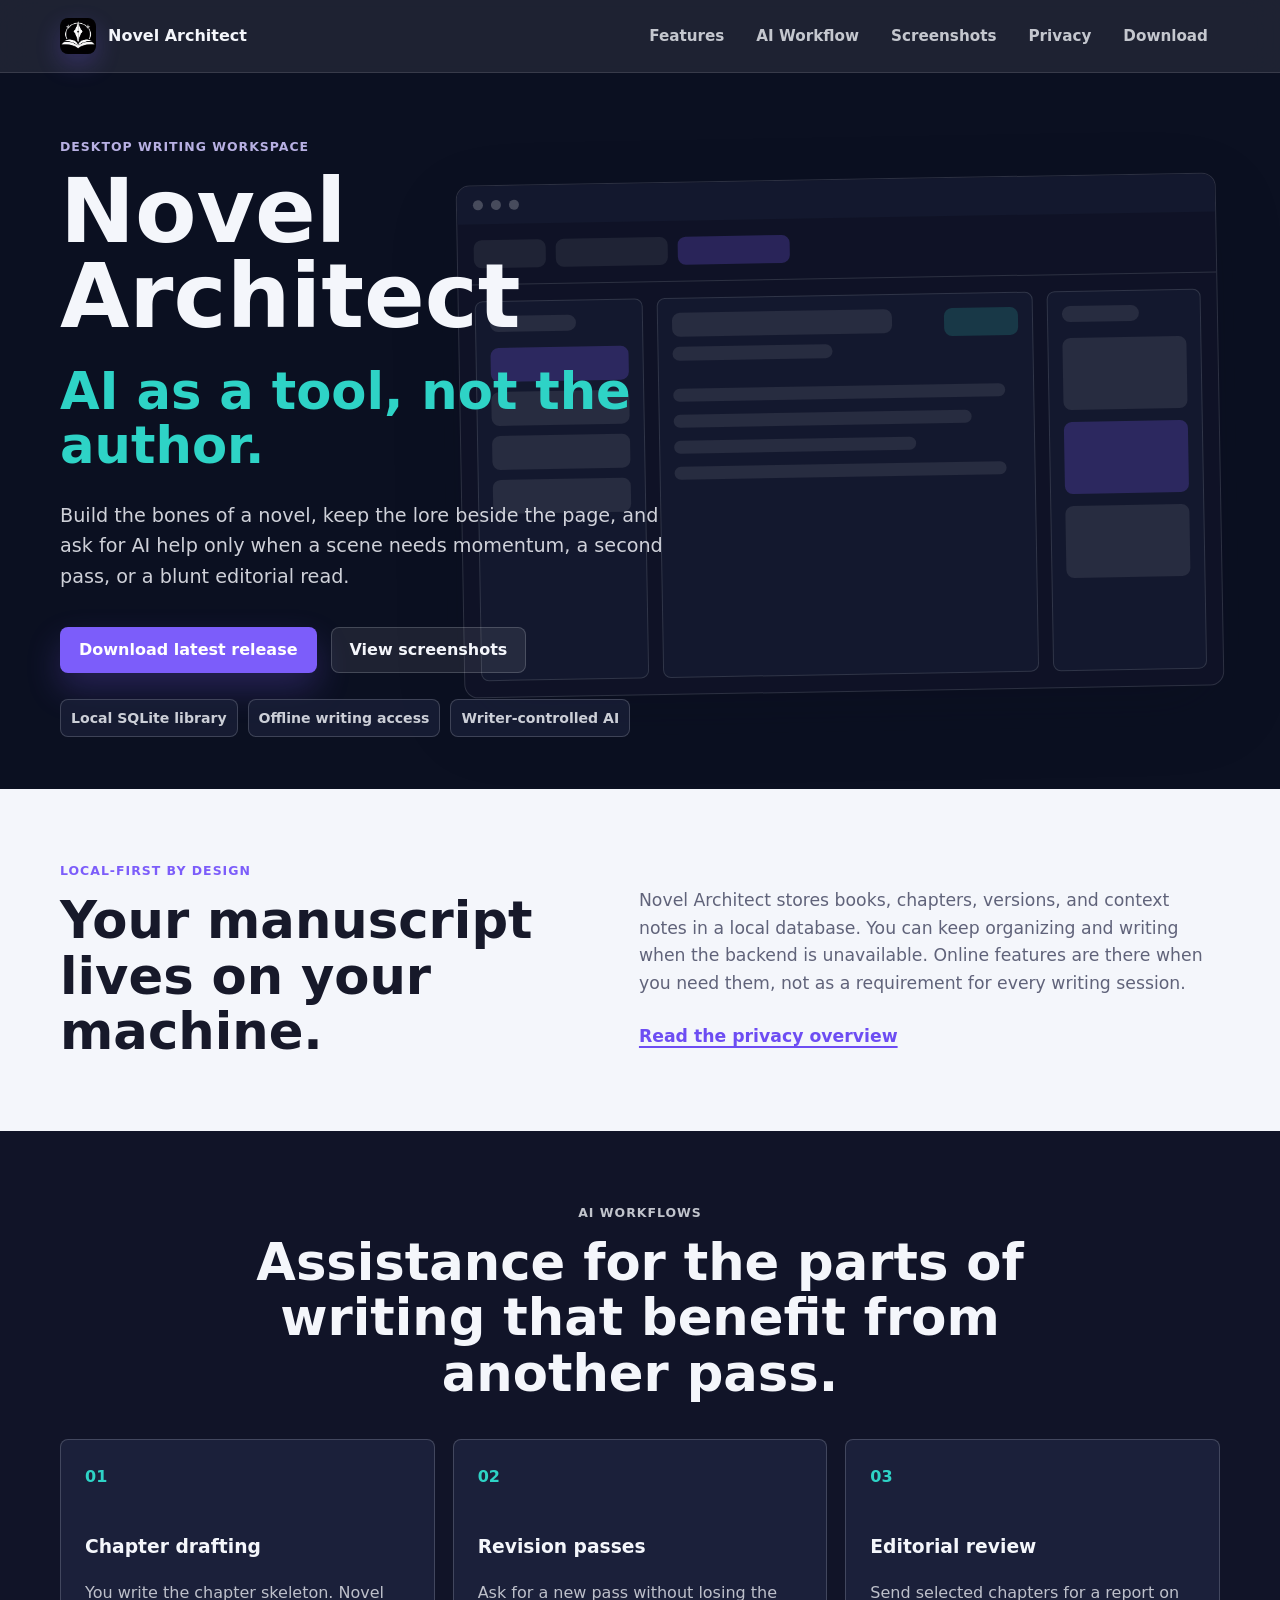
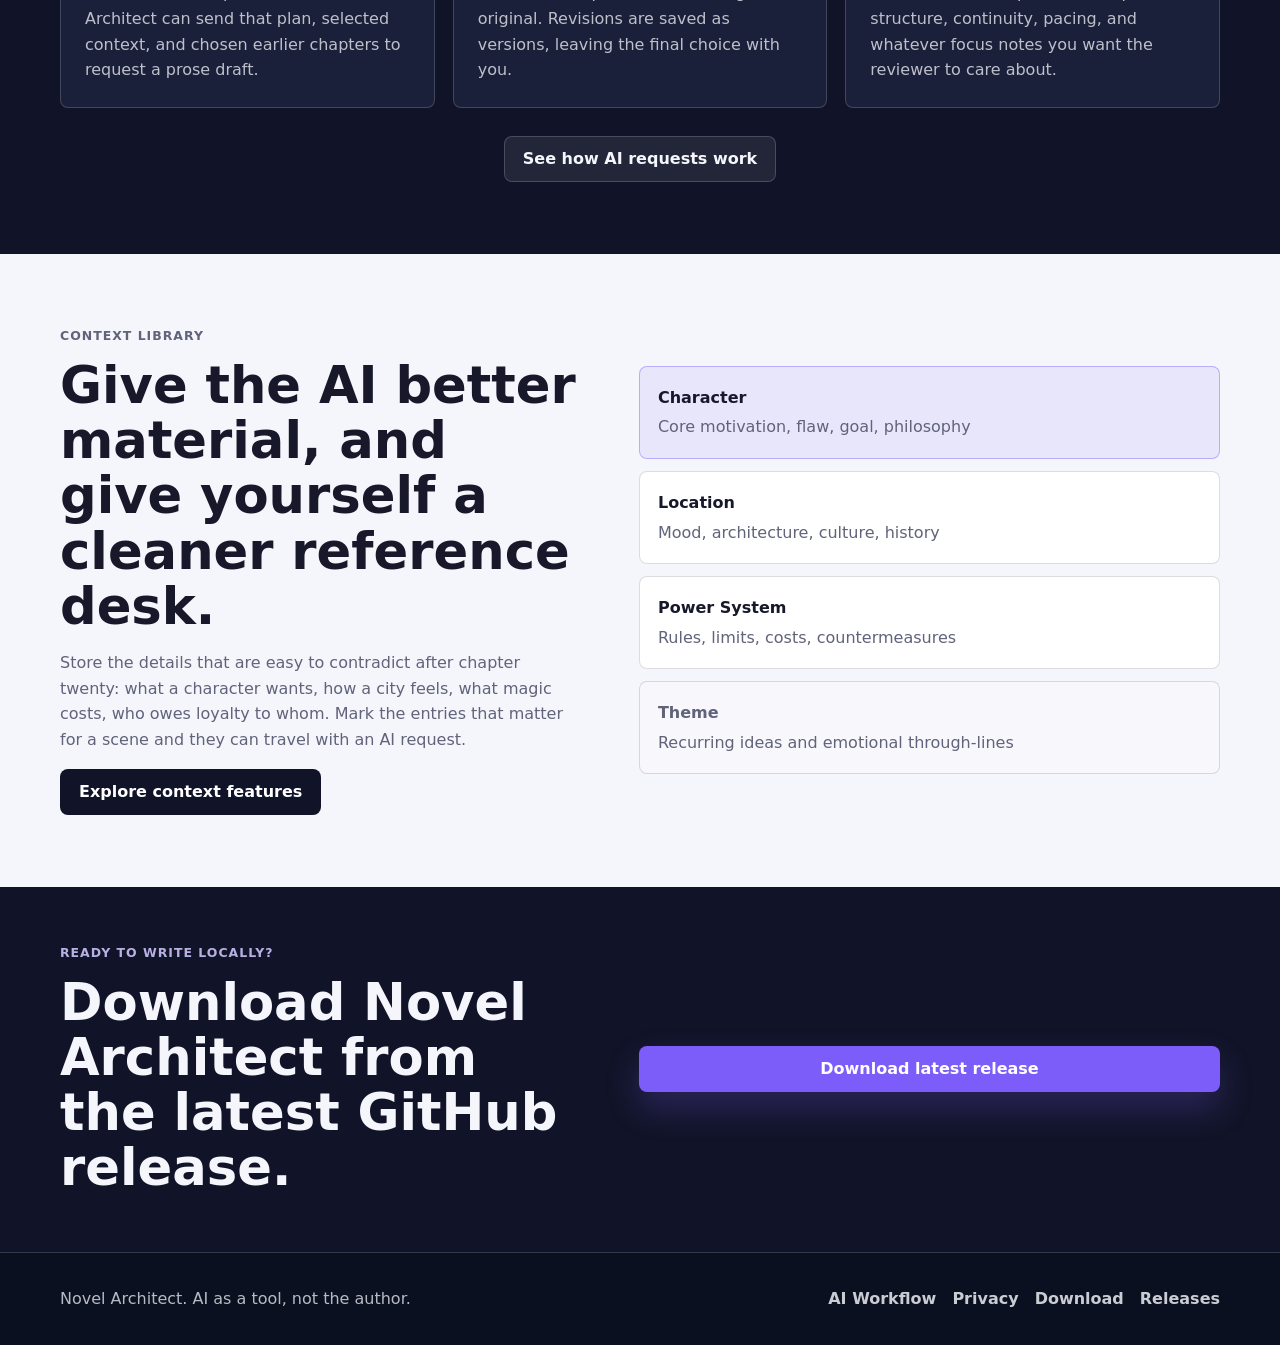
<file: index.html>
<!doctype html>
<html lang="en">
  <head>
    <meta charset="utf-8">
    <meta name="viewport" content="width=device-width, initial-scale=1">
    <title>Novel Architect | AI as a tool, not the author</title>
    <meta
      name="description"
      content="Novel Architect is a local-first desktop writing workspace for planning, drafting, revising, and reviewing long-form fiction with writer-controlled AI assistance."
    >
    <link rel="icon" href="assets/icon_final_2.png">
    <link rel="stylesheet" href="assets/styles.css">
  </head>
  <body>
    <a class="skip-link" href="#main">Skip to content</a>
    <header class="site-header">
      <nav class="nav" aria-label="Main navigation">
        <a class="brand" href="index.html" aria-label="Novel Architect home">
          <img src="assets/icon_final_2.png" alt="" class="brand-mark">
          <span>Novel Architect</span>
        </a>
        <button class="nav-toggle" type="button" aria-expanded="false" aria-controls="site-menu">
          Menu
        </button>
        <div class="nav-links" id="site-menu">
          <a href="features.html">Features</a>
          <a href="ai-workflow.html">AI Workflow</a>
          <a href="screenshots.html">Screenshots</a>
          <a href="privacy.html">Privacy</a>
          <a href="download.html">Download</a>
        </div>
      </nav>
    </header>

    <main id="main">
      <section class="hero">
        <div class="hero-stage" aria-hidden="true">
          <div class="mock-window hero-window">
            <div class="mock-titlebar">
              <span></span>
              <span></span>
              <span></span>
            </div>
            <div class="mock-toolbar">
              <div class="mock-pill short"></div>
              <div class="mock-pill"></div>
              <div class="mock-pill accent"></div>
            </div>
            <div class="mock-layout">
              <aside class="mock-sidebar">
                <div class="mock-label"></div>
                <div class="mock-list active"></div>
                <div class="mock-list"></div>
                <div class="mock-list"></div>
                <div class="mock-list"></div>
              </aside>
              <section class="mock-editor">
                <div class="mock-editor-head">
                  <div>
                    <div class="mock-title-line"></div>
                    <div class="mock-subtitle-line"></div>
                  </div>
                  <div class="mock-status"></div>
                </div>
                <div class="mock-prose long"></div>
                <div class="mock-prose"></div>
                <div class="mock-prose medium"></div>
                <div class="mock-prose long"></div>
              </section>
              <aside class="mock-context">
                <div class="mock-label"></div>
                <div class="mock-context-card"></div>
                <div class="mock-context-card selected"></div>
                <div class="mock-context-card"></div>
              </aside>
            </div>
          </div>
        </div>
        <div class="hero-content page-shell">
          <p class="eyebrow">Desktop writing workspace</p>
          <h1>Novel Architect</h1>
          <p class="slogan">AI as a tool, not the author.</p>
          <p class="hero-copy">
            Build the bones of a novel, keep the lore beside the page, and ask for AI help only
            when a scene needs momentum, a second pass, or a blunt editorial read.
          </p>
          <div class="hero-actions">
            <a
              class="button button-primary"
              href="https://github.com/Larsvdx/novel-architect-releases/releases/latest"
              data-primary-download
            >
              Download latest release
            </a>
            <a class="button button-secondary" href="screenshots.html">View screenshots</a>
          </div>
          <div class="trust-row" aria-label="Product highlights">
            <span>Local SQLite library</span>
            <span>Offline writing access</span>
            <span>Writer-controlled AI</span>
          </div>
        </div>
      </section>

      <section class="section section-light">
        <div class="page-shell split-section">
          <div>
            <p class="eyebrow">Local-first by design</p>
            <h2>Your manuscript lives on your machine.</h2>
          </div>
          <div class="section-copy">
            <p>
              Novel Architect stores books, chapters, versions, and context notes in a local
              database. You can keep organizing and writing when the backend is unavailable. Online
              features are there when you need them, not as a requirement for every writing session.
            </p>
            <a class="text-link" href="privacy.html">Read the privacy overview</a>
          </div>
        </div>
      </section>

      <section class="section section-dark">
        <div class="page-shell">
          <div class="section-heading">
            <p class="eyebrow">AI workflows</p>
            <h2>Assistance for the parts of writing that benefit from another pass.</h2>
          </div>
          <div class="feature-grid three">
            <article class="feature-card">
              <span class="feature-number">01</span>
              <h3>Chapter drafting</h3>
              <p>
                You write the chapter skeleton. Novel Architect can send that plan, selected
                context, and chosen earlier chapters to request a prose draft.
              </p>
            </article>
            <article class="feature-card">
              <span class="feature-number">02</span>
              <h3>Revision passes</h3>
              <p>
                Ask for a new pass without losing the original. Revisions are saved as versions,
                leaving the final choice with you.
              </p>
            </article>
            <article class="feature-card">
              <span class="feature-number">03</span>
              <h3>Editorial review</h3>
              <p>
                Send selected chapters for a report on structure, continuity, pacing, and whatever
                focus notes you want the reviewer to care about.
              </p>
            </article>
          </div>
          <div class="center-action">
            <a class="button button-secondary" href="ai-workflow.html">See how AI requests work</a>
          </div>
        </div>
      </section>

      <section class="section section-light">
        <div class="page-shell feature-band">
          <div class="feature-band-copy">
            <p class="eyebrow">Context library</p>
            <h2>Give the AI better material, and give yourself a cleaner reference desk.</h2>
            <p>
              Store the details that are easy to contradict after chapter twenty: what a character
              wants, how a city feels, what magic costs, who owes loyalty to whom. Mark the entries
              that matter for a scene and they can travel with an AI request.
            </p>
            <a class="button button-dark" href="features.html#context-library">Explore context features</a>
          </div>
          <div class="context-preview" aria-label="Context library preview">
            <div class="context-row active">
              <strong>Character</strong>
              <span>Core motivation, flaw, goal, philosophy</span>
            </div>
            <div class="context-row">
              <strong>Location</strong>
              <span>Mood, architecture, culture, history</span>
            </div>
            <div class="context-row">
              <strong>Power System</strong>
              <span>Rules, limits, costs, countermeasures</span>
            </div>
            <div class="context-row muted">
              <strong>Theme</strong>
              <span>Recurring ideas and emotional through-lines</span>
            </div>
          </div>
        </div>
      </section>

      <section class="section section-dark compact">
        <div class="page-shell cta-band">
          <div>
            <p class="eyebrow">Ready to write locally?</p>
            <h2>Download Novel Architect from the latest GitHub release.</h2>
          </div>
          <a
            class="button button-primary"
            href="https://github.com/Larsvdx/novel-architect-releases/releases/latest"
            data-primary-download
          >
            Download latest release
          </a>
        </div>
      </section>
    </main>

    <footer class="site-footer">
      <div class="page-shell footer-inner">
        <p>Novel Architect. AI as a tool, not the author.</p>
        <div>
          <a href="ai-workflow.html">AI Workflow</a>
          <a href="privacy.html">Privacy</a>
          <a href="download.html">Download</a>
          <a href="https://github.com/Larsvdx/novel-architect-releases/releases/latest">Releases</a>
        </div>
      </div>
    </footer>

    <script src="assets/script.js"></script>
  </body>
</html>
</file>
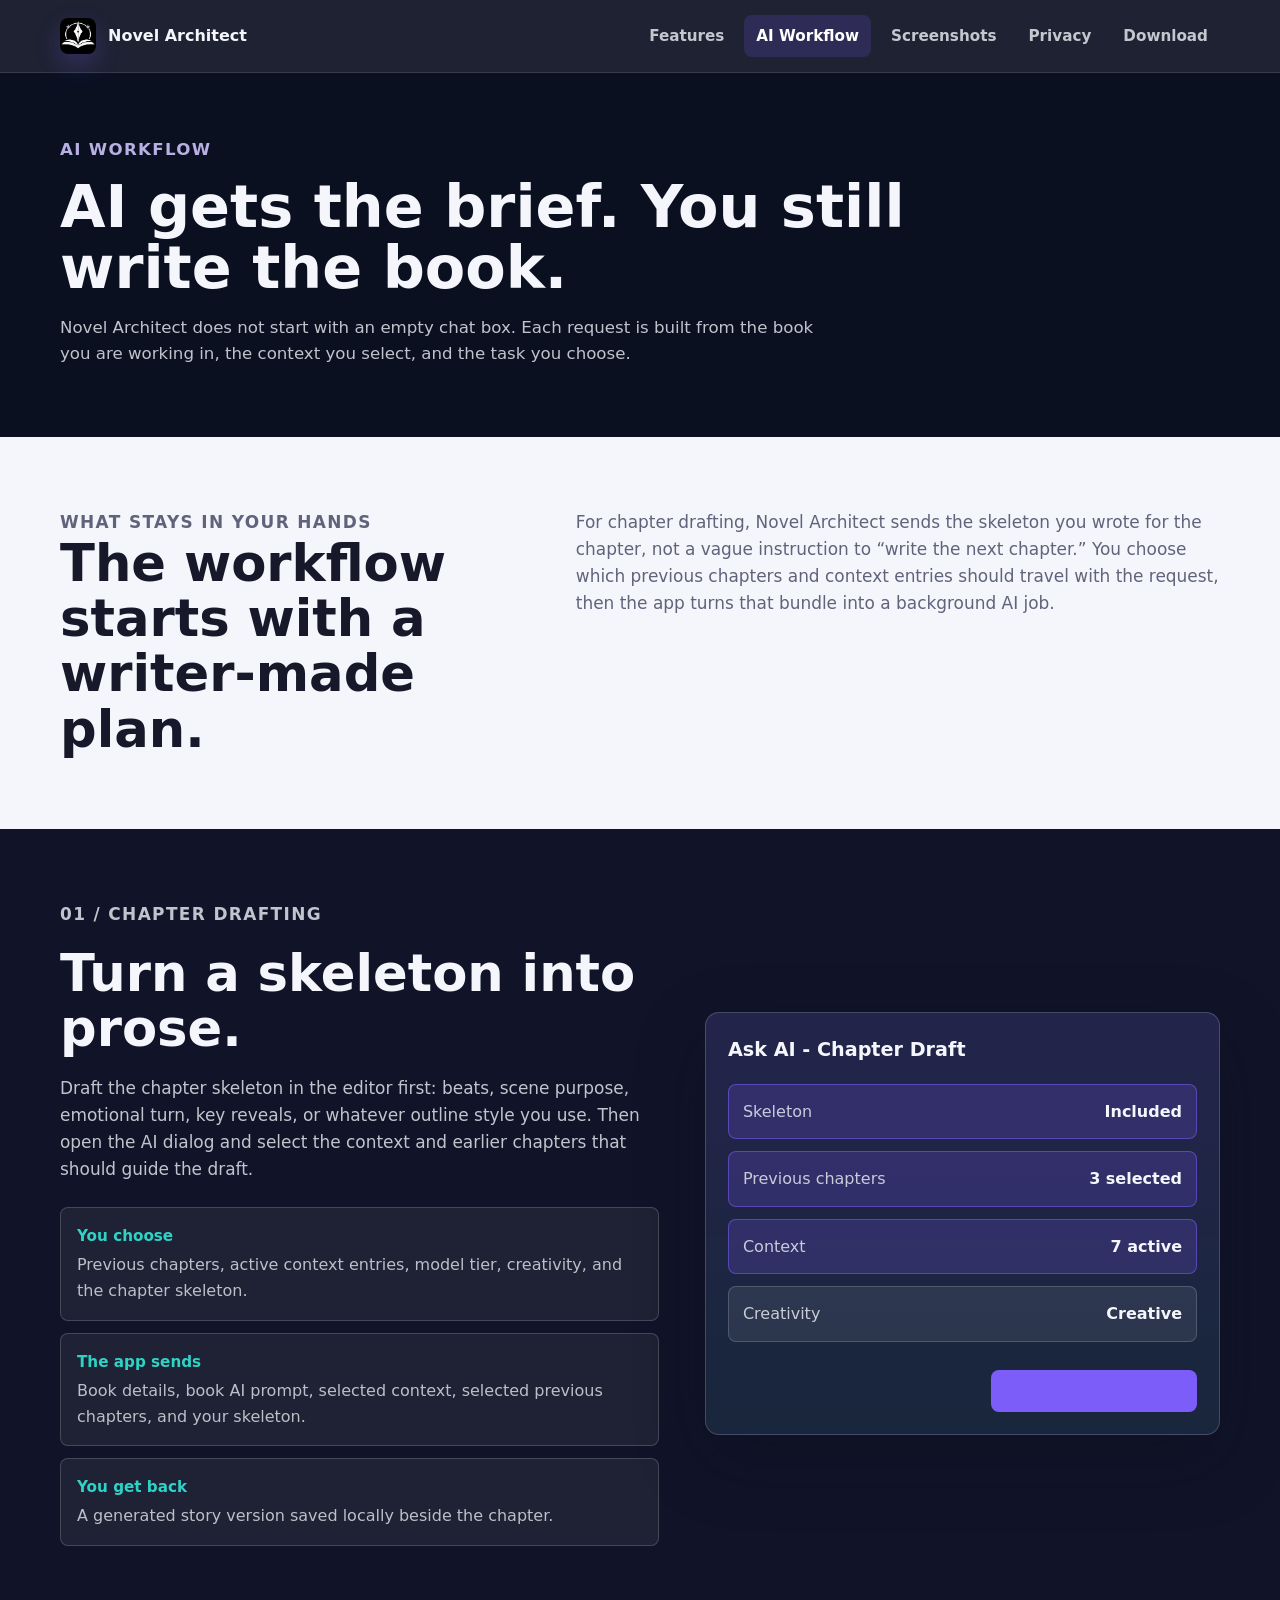
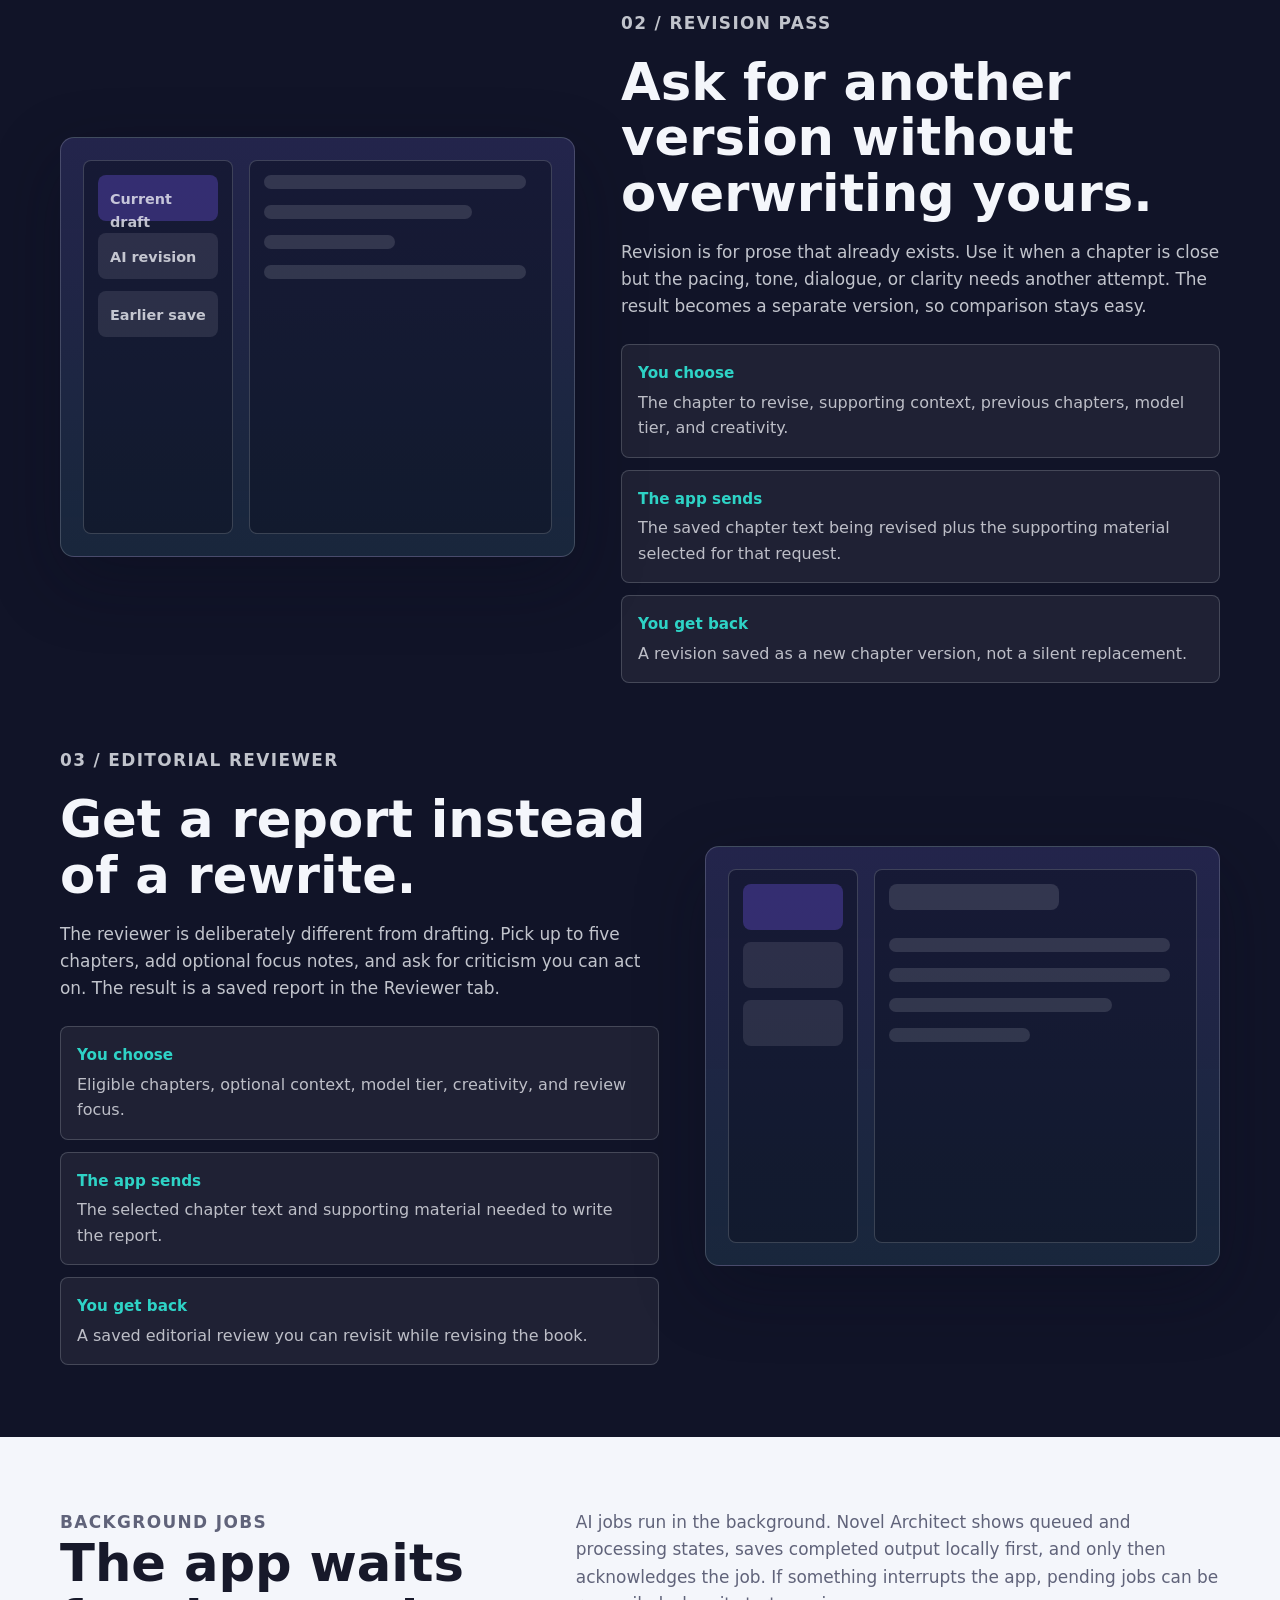
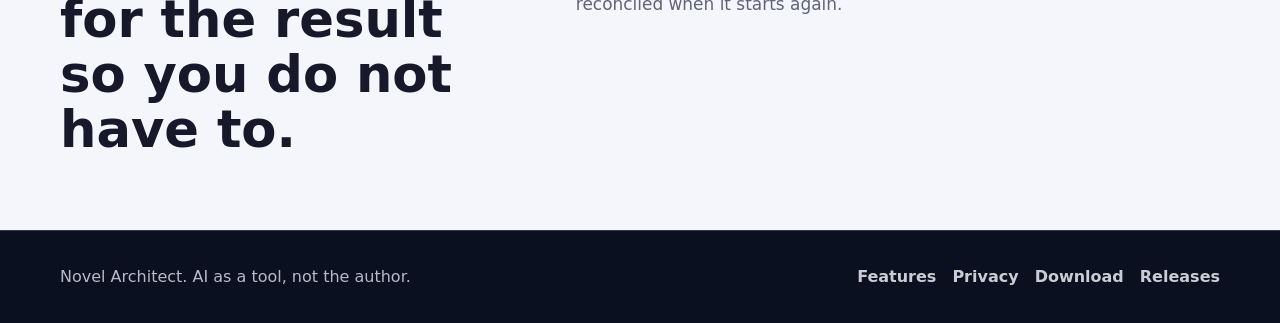
<file: ai-workflow.html>
<!doctype html>
<html lang="en">
  <head>
    <meta charset="utf-8">
    <meta name="viewport" content="width=device-width, initial-scale=1">
    <title>AI Workflow | Novel Architect</title>
    <meta
      name="description"
      content="See how Novel Architect uses AI for chapter drafting, revision passes, and editorial reviews while keeping the writer in control."
    >
    <link rel="icon" href="assets/icon_final_2.png">
    <link rel="stylesheet" href="assets/styles.css">
  </head>
  <body>
    <a class="skip-link" href="#main">Skip to content</a>
    <header class="site-header">
      <nav class="nav" aria-label="Main navigation">
        <a class="brand" href="index.html" aria-label="Novel Architect home">
          <img src="assets/icon_final_2.png" alt="" class="brand-mark">
          <span>Novel Architect</span>
        </a>
        <button class="nav-toggle" type="button" aria-expanded="false" aria-controls="site-menu">
          Menu
        </button>
        <div class="nav-links" id="site-menu">
          <a href="features.html">Features</a>
          <a href="ai-workflow.html" aria-current="page">AI Workflow</a>
          <a href="screenshots.html">Screenshots</a>
          <a href="privacy.html">Privacy</a>
          <a href="download.html">Download</a>
        </div>
      </nav>
    </header>

    <main id="main">
      <section class="page-hero">
        <div class="page-shell">
          <p class="eyebrow">AI workflow</p>
          <h1>AI gets the brief. You still write the book.</h1>
          <p>
            Novel Architect does not start with an empty chat box. Each request is built from the
            book you are working in, the context you select, and the task you choose.
          </p>
        </div>
      </section>

      <section class="section section-light">
        <div class="page-shell workflow-intro">
          <div>
            <p class="eyebrow">What stays in your hands</p>
            <h2>The workflow starts with a writer-made plan.</h2>
          </div>
          <p>
            For chapter drafting, Novel Architect sends the skeleton you wrote for the chapter,
            not a vague instruction to “write the next chapter.” You choose which previous chapters
            and context entries should travel with the request, then the app turns that bundle into
            a background AI job.
          </p>
        </div>
      </section>

      <section class="section section-dark">
        <div class="page-shell workflow-stack">
          <article class="workflow-step">
            <div class="workflow-copy">
              <p class="eyebrow">01 / Chapter drafting</p>
              <h2>Turn a skeleton into prose.</h2>
              <p>
                Draft the chapter skeleton in the editor first: beats, scene purpose, emotional
                turn, key reveals, or whatever outline style you use. Then open the AI dialog and
                select the context and earlier chapters that should guide the draft.
              </p>
              <div class="workflow-details">
                <div>
                  <h3>You choose</h3>
                  <p>Previous chapters, active context entries, model tier, creativity, and the chapter skeleton.</p>
                </div>
                <div>
                  <h3>The app sends</h3>
                  <p>Book details, book AI prompt, selected context, selected previous chapters, and your skeleton.</p>
                </div>
                <div>
                  <h3>You get back</h3>
                  <p>A generated story version saved locally beside the chapter.</p>
                </div>
              </div>
            </div>
            <div class="workflow-shot" role="img" aria-label="Chapter drafting request preview">
              <div class="shot-title">Ask AI - Chapter Draft</div>
              <div class="shot-row selected">
                <span>Skeleton</span>
                <strong>Included</strong>
              </div>
              <div class="shot-row selected">
                <span>Previous chapters</span>
                <strong>3 selected</strong>
              </div>
              <div class="shot-row selected">
                <span>Context</span>
                <strong>7 active</strong>
              </div>
              <div class="shot-row">
                <span>Creativity</span>
                <strong>Creative</strong>
              </div>
              <div class="shot-button"></div>
            </div>
          </article>

          <article class="workflow-step reverse">
            <div class="workflow-copy">
              <p class="eyebrow">02 / Revision pass</p>
              <h2>Ask for another version without overwriting yours.</h2>
              <p>
                Revision is for prose that already exists. Use it when a chapter is close but the
                pacing, tone, dialogue, or clarity needs another attempt. The result becomes a
                separate version, so comparison stays easy.
              </p>
              <div class="workflow-details">
                <div>
                  <h3>You choose</h3>
                  <p>The chapter to revise, supporting context, previous chapters, model tier, and creativity.</p>
                </div>
                <div>
                  <h3>The app sends</h3>
                  <p>The saved chapter text being revised plus the supporting material selected for that request.</p>
                </div>
                <div>
                  <h3>You get back</h3>
                  <p>A revision saved as a new chapter version, not a silent replacement.</p>
                </div>
              </div>
            </div>
            <div class="workflow-shot revision-shot" role="img" aria-label="Revision version preview">
              <div class="version-column">
                <span class="version-card active">Current draft</span>
                <span class="version-card">AI revision</span>
                <span class="version-card">Earlier save</span>
              </div>
              <div class="version-editor">
                <div class="shot-line wide"></div>
                <div class="shot-line"></div>
                <div class="shot-line short"></div>
                <div class="shot-line wide"></div>
              </div>
            </div>
          </article>

          <article class="workflow-step">
            <div class="workflow-copy">
              <p class="eyebrow">03 / Editorial reviewer</p>
              <h2>Get a report instead of a rewrite.</h2>
              <p>
                The reviewer is deliberately different from drafting. Pick up to five chapters,
                add optional focus notes, and ask for criticism you can act on. The result is a
                saved report in the Reviewer tab.
              </p>
              <div class="workflow-details">
                <div>
                  <h3>You choose</h3>
                  <p>Eligible chapters, optional context, model tier, creativity, and review focus.</p>
                </div>
                <div>
                  <h3>The app sends</h3>
                  <p>The selected chapter text and supporting material needed to write the report.</p>
                </div>
                <div>
                  <h3>You get back</h3>
                  <p>A saved editorial review you can revisit while revising the book.</p>
                </div>
              </div>
            </div>
            <div class="workflow-shot reviewer-shot" role="img" aria-label="Reviewer report preview">
              <div class="review-list-preview">
                <span class="active"></span>
                <span></span>
                <span></span>
              </div>
              <div class="review-report-preview">
                <div class="shot-line title"></div>
                <div class="shot-line wide"></div>
                <div class="shot-line wide"></div>
                <div class="shot-line"></div>
                <div class="shot-line short"></div>
              </div>
            </div>
          </article>
        </div>
      </section>

      <section class="section section-light">
        <div class="page-shell workflow-intro">
          <div>
            <p class="eyebrow">Background jobs</p>
            <h2>The app waits for the result so you do not have to.</h2>
          </div>
          <p>
            AI jobs run in the background. Novel Architect shows queued and processing states,
            saves completed output locally first, and only then acknowledges the job. If something
            interrupts the app, pending jobs can be reconciled when it starts again.
          </p>
        </div>
      </section>
    </main>

    <footer class="site-footer">
      <div class="page-shell footer-inner">
        <p>Novel Architect. AI as a tool, not the author.</p>
        <div>
          <a href="features.html">Features</a>
          <a href="privacy.html">Privacy</a>
          <a href="download.html">Download</a>
          <a href="https://github.com/Larsvdx/novel-architect-releases/releases/latest">Releases</a>
        </div>
      </div>
    </footer>

    <script src="assets/script.js"></script>
  </body>
</html>
</file>
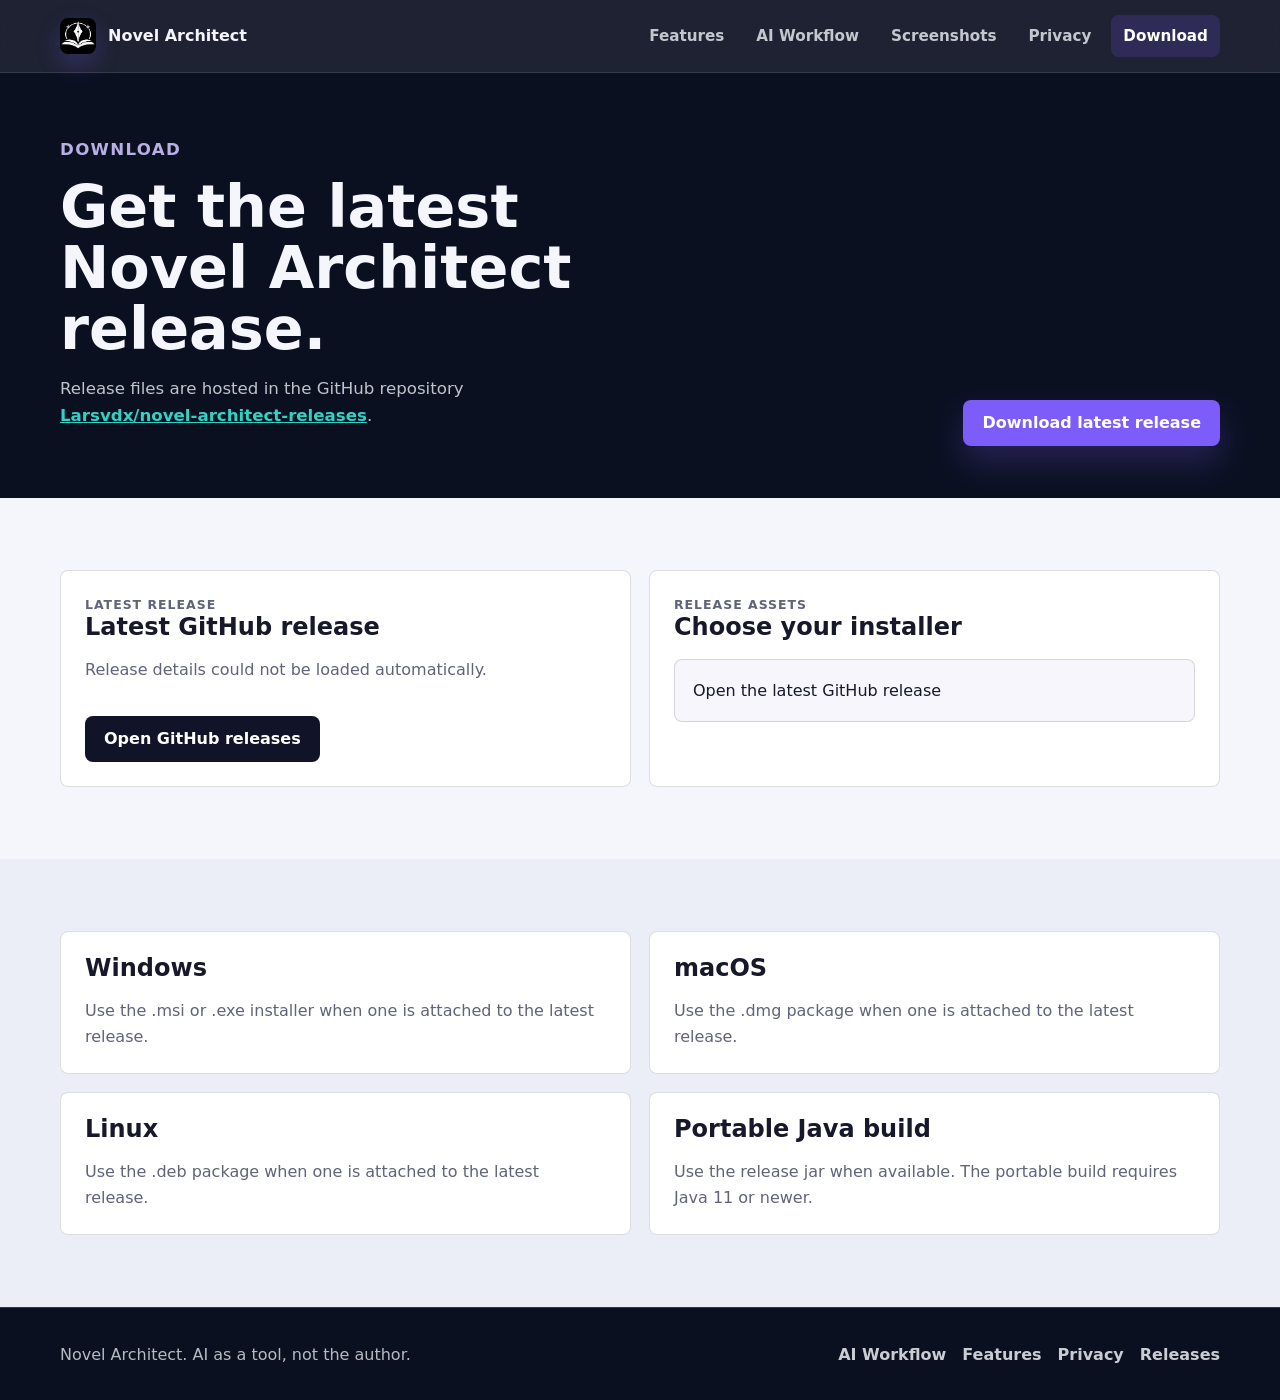
<file: download.html>
<!doctype html>
<html lang="en">
  <head>
    <meta charset="utf-8">
    <meta name="viewport" content="width=device-width, initial-scale=1">
    <title>Download | Novel Architect</title>
    <meta
      name="description"
      content="Download the latest Novel Architect release from GitHub, including installers and portable Java builds when available."
    >
    <link rel="icon" href="assets/icon_final_2.png">
    <link rel="stylesheet" href="assets/styles.css">
  </head>
  <body>
    <a class="skip-link" href="#main">Skip to content</a>
    <header class="site-header">
      <nav class="nav" aria-label="Main navigation">
        <a class="brand" href="index.html" aria-label="Novel Architect home">
          <img src="assets/icon_final_2.png" alt="" class="brand-mark">
          <span>Novel Architect</span>
        </a>
        <button class="nav-toggle" type="button" aria-expanded="false" aria-controls="site-menu">
          Menu
        </button>
        <div class="nav-links" id="site-menu">
          <a href="features.html">Features</a>
          <a href="ai-workflow.html">AI Workflow</a>
          <a href="screenshots.html">Screenshots</a>
          <a href="privacy.html">Privacy</a>
          <a href="download.html" aria-current="page">Download</a>
        </div>
      </nav>
    </header>

    <main id="main">
      <section class="page-hero download-hero">
        <div class="page-shell download-heading">
          <div>
            <p class="eyebrow">Download</p>
            <h1>Get the latest Novel Architect release.</h1>
            <p>
              Release files are hosted in the GitHub repository
              <a href="https://github.com/Larsvdx/novel-architect-releases">Larsvdx/novel-architect-releases</a>.
            </p>
          </div>
          <a
            class="button button-primary"
            href="https://github.com/Larsvdx/novel-architect-releases/releases/latest"
            data-primary-download
          >
            Download latest release
          </a>
        </div>
      </section>

      <section class="section section-light">
        <div class="page-shell release-layout">
          <section class="release-panel" aria-labelledby="release-title">
            <p class="eyebrow">Latest release</p>
            <h2 id="release-title" data-release-title>Loading release details...</h2>
            <p class="muted" data-release-published>
              If release details do not load, use the GitHub releases link below.
            </p>
            <div class="release-actions">
              <a class="button button-dark" href="https://github.com/Larsvdx/novel-architect-releases/releases/latest">
                Open GitHub releases
              </a>
            </div>
          </section>

          <section class="release-panel" aria-labelledby="release-assets-title">
            <p class="eyebrow">Release assets</p>
            <h2 id="release-assets-title">Choose your installer</h2>
            <div class="asset-list" data-release-assets>
              <p class="muted">Checking GitHub for downloadable assets...</p>
            </div>
          </section>
        </div>
      </section>

      <section class="section section-light alt">
        <div class="page-shell install-grid">
          <article class="info-panel">
            <h2>Windows</h2>
            <p>Use the .msi or .exe installer when one is attached to the latest release.</p>
          </article>
          <article class="info-panel">
            <h2>macOS</h2>
            <p>Use the .dmg package when one is attached to the latest release.</p>
          </article>
          <article class="info-panel">
            <h2>Linux</h2>
            <p>Use the .deb package when one is attached to the latest release.</p>
          </article>
          <article class="info-panel">
            <h2>Portable Java build</h2>
            <p>Use the release jar when available. The portable build requires Java 11 or newer.</p>
          </article>
        </div>
      </section>
    </main>

    <footer class="site-footer">
      <div class="page-shell footer-inner">
        <p>Novel Architect. AI as a tool, not the author.</p>
        <div>
          <a href="ai-workflow.html">AI Workflow</a>
          <a href="features.html">Features</a>
          <a href="privacy.html">Privacy</a>
          <a href="https://github.com/Larsvdx/novel-architect-releases/releases/latest">Releases</a>
        </div>
      </div>
    </footer>

    <script src="assets/script.js"></script>
  </body>
</html>
</file>
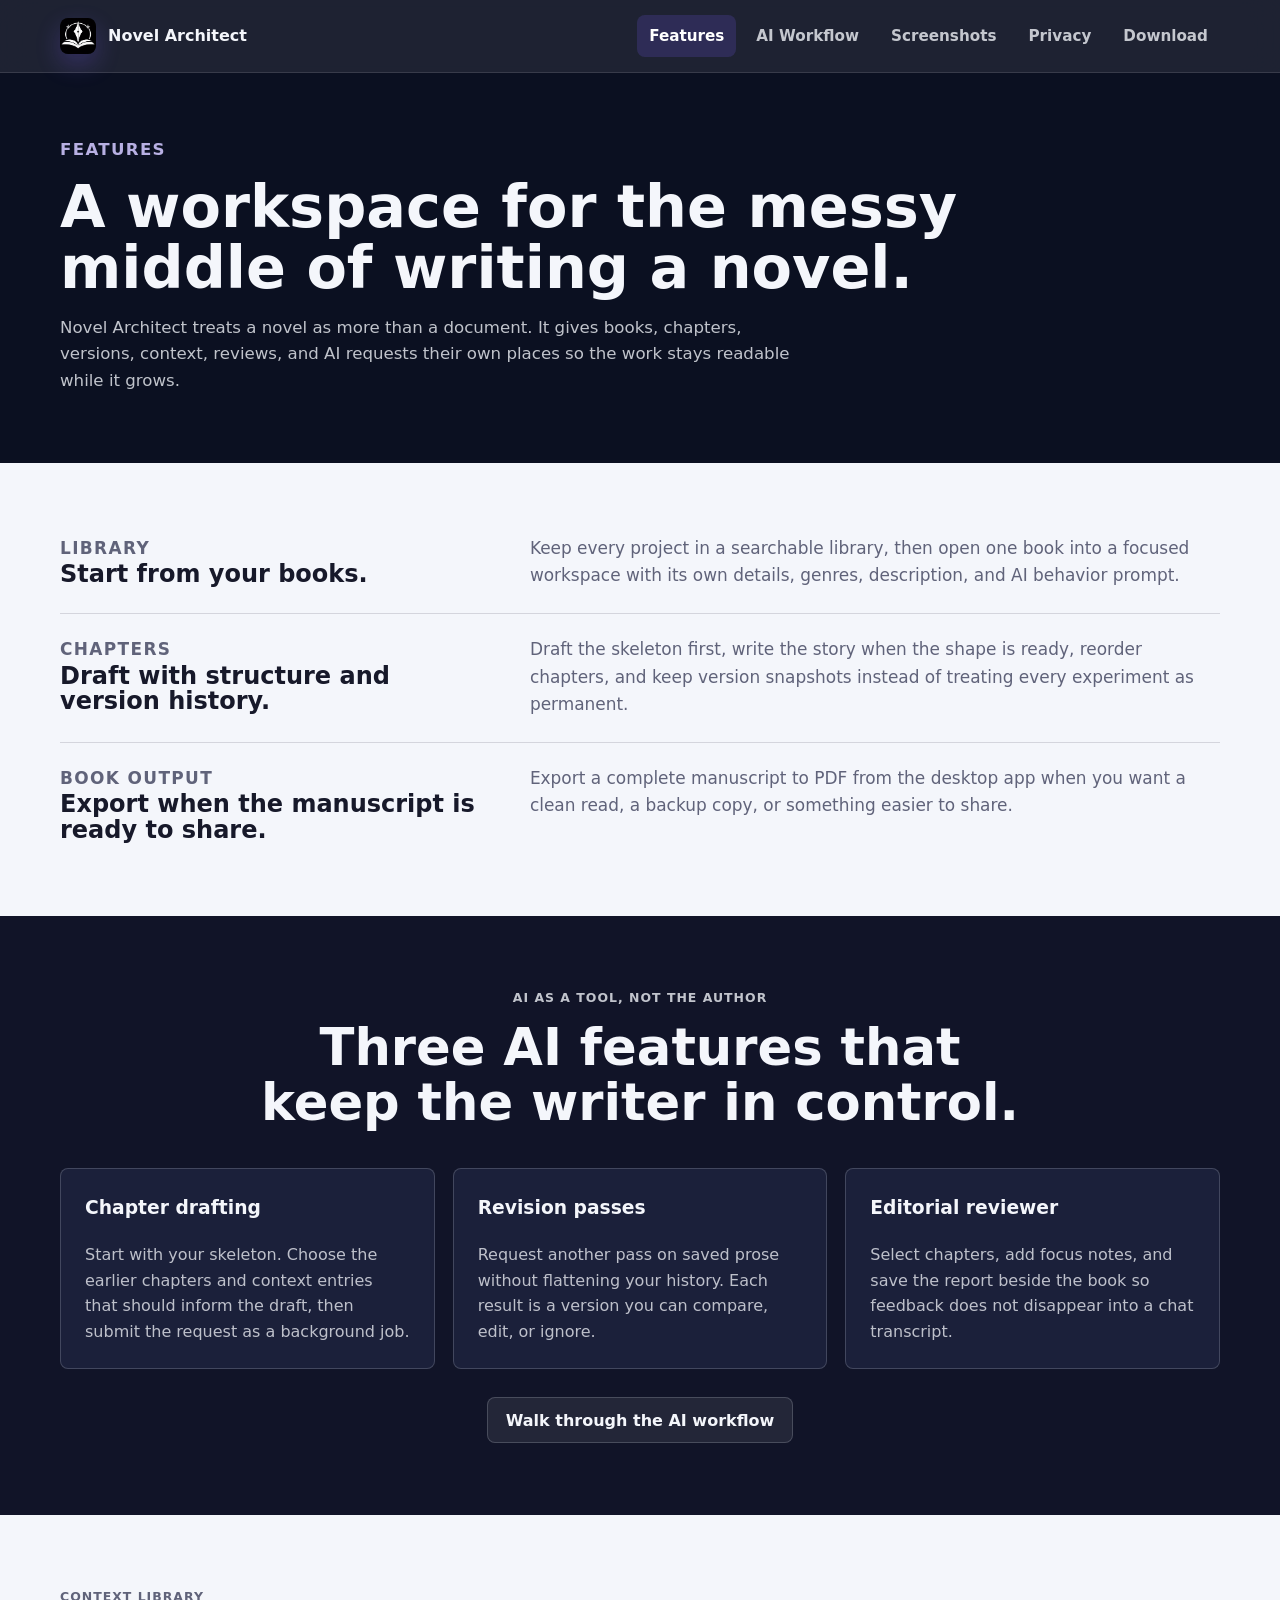
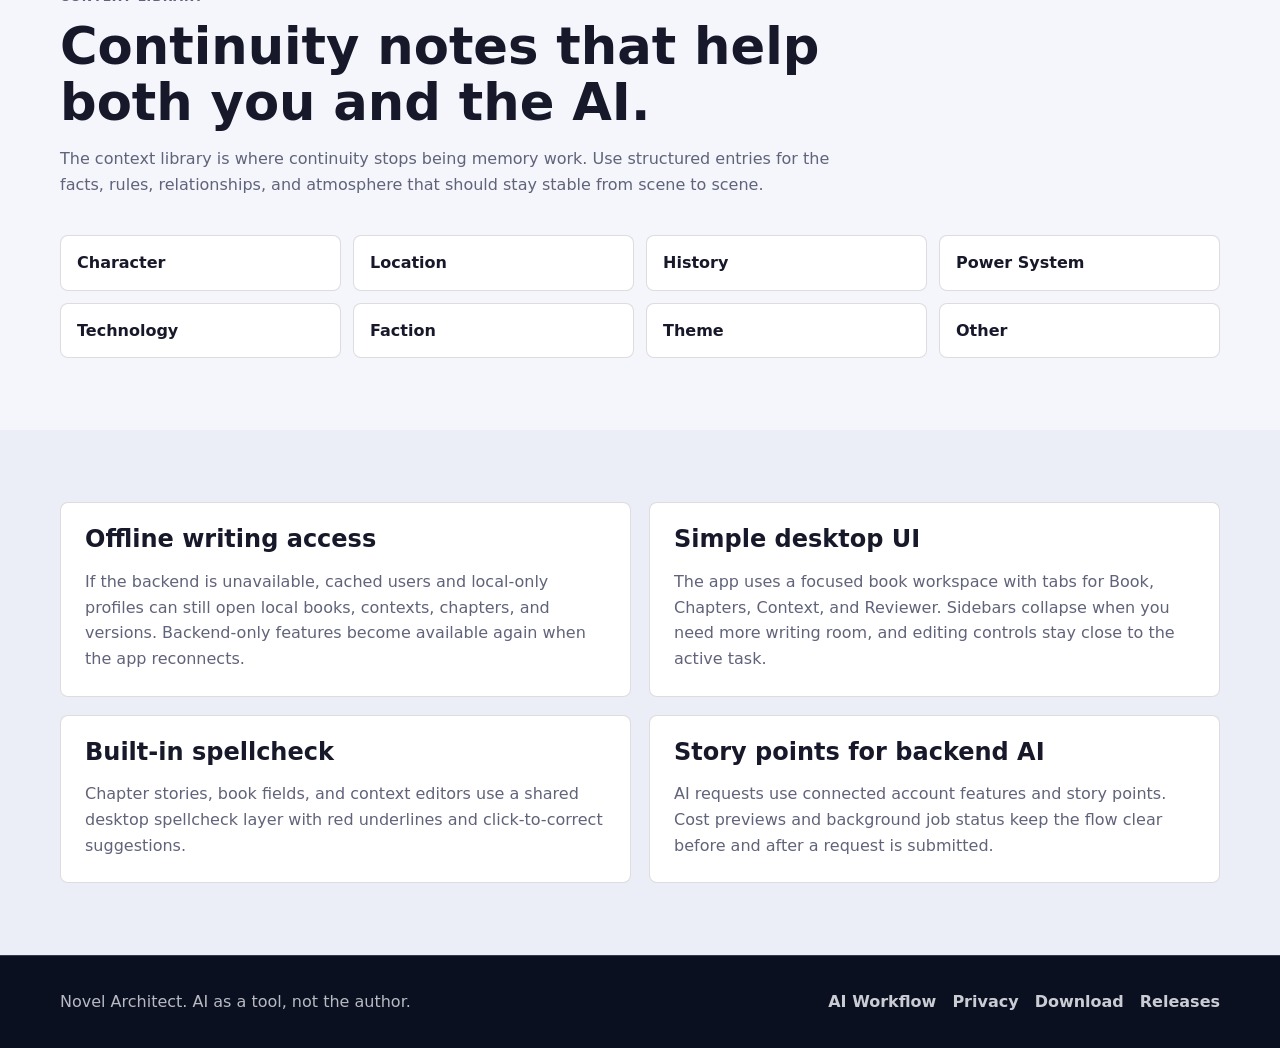
<file: features.html>
<!doctype html>
<html lang="en">
  <head>
    <meta charset="utf-8">
    <meta name="viewport" content="width=device-width, initial-scale=1">
    <title>Features | Novel Architect</title>
    <meta
      name="description"
      content="Explore Novel Architect features for book planning, chapter drafting, context management, offline writing, and AI-assisted revision and review."
    >
    <link rel="icon" href="assets/icon_final_2.png">
    <link rel="stylesheet" href="assets/styles.css">
  </head>
  <body>
    <a class="skip-link" href="#main">Skip to content</a>
    <header class="site-header">
      <nav class="nav" aria-label="Main navigation">
        <a class="brand" href="index.html" aria-label="Novel Architect home">
          <img src="assets/icon_final_2.png" alt="" class="brand-mark">
          <span>Novel Architect</span>
        </a>
        <button class="nav-toggle" type="button" aria-expanded="false" aria-controls="site-menu">
          Menu
        </button>
        <div class="nav-links" id="site-menu">
          <a href="features.html" aria-current="page">Features</a>
          <a href="ai-workflow.html">AI Workflow</a>
          <a href="screenshots.html">Screenshots</a>
          <a href="privacy.html">Privacy</a>
          <a href="download.html">Download</a>
        </div>
      </nav>
    </header>

    <main id="main">
      <section class="page-hero">
        <div class="page-shell">
          <p class="eyebrow">Features</p>
          <h1>A workspace for the messy middle of writing a novel.</h1>
          <p>
            Novel Architect treats a novel as more than a document. It gives books, chapters,
            versions, context, reviews, and AI requests their own places so the work stays readable
            while it grows.
          </p>
        </div>
      </section>

      <section class="section section-light">
        <div class="page-shell feature-list">
          <article class="feature-row">
            <div>
              <p class="eyebrow">Library</p>
              <h2>Start from your books.</h2>
            </div>
            <p>
              Keep every project in a searchable library, then open one book into a focused
              workspace with its own details, genres, description, and AI behavior prompt.
            </p>
          </article>
          <article class="feature-row">
            <div>
              <p class="eyebrow">Chapters</p>
              <h2>Draft with structure and version history.</h2>
            </div>
            <p>
              Draft the skeleton first, write the story when the shape is ready, reorder chapters,
              and keep version snapshots instead of treating every experiment as permanent.
            </p>
          </article>
          <article class="feature-row">
            <div>
              <p class="eyebrow">Book output</p>
              <h2>Export when the manuscript is ready to share.</h2>
            </div>
            <p>
              Export a complete manuscript to PDF from the desktop app when you want a clean read,
              a backup copy, or something easier to share.
            </p>
          </article>
        </div>
      </section>

      <section class="section section-dark" id="ai-features">
        <div class="page-shell">
          <div class="section-heading">
            <p class="eyebrow">AI as a tool, not the author</p>
            <h2>Three AI features that keep the writer in control.</h2>
          </div>
          <div class="feature-grid three">
            <article class="feature-card">
              <h3>Chapter drafting</h3>
              <p>
                Start with your skeleton. Choose the earlier chapters and context entries that
                should inform the draft, then submit the request as a background job.
              </p>
            </article>
            <article class="feature-card">
              <h3>Revision passes</h3>
              <p>
                Request another pass on saved prose without flattening your history. Each result is
                a version you can compare, edit, or ignore.
              </p>
            </article>
            <article class="feature-card">
              <h3>Editorial reviewer</h3>
              <p>
                Select chapters, add focus notes, and save the report beside the book so feedback
                does not disappear into a chat transcript.
              </p>
            </article>
          </div>
          <div class="center-action">
            <a class="button button-secondary" href="ai-workflow.html">Walk through the AI workflow</a>
          </div>
        </div>
      </section>

      <section class="section section-light" id="context-library">
        <div class="page-shell">
          <div class="section-heading left">
            <p class="eyebrow">Context library</p>
            <h2>Continuity notes that help both you and the AI.</h2>
            <p>
              The context library is where continuity stops being memory work. Use structured
              entries for the facts, rules, relationships, and atmosphere that should stay stable
              from scene to scene.
            </p>
          </div>
          <div class="context-type-grid">
            <span>Character</span>
            <span>Location</span>
            <span>History</span>
            <span>Power System</span>
            <span>Technology</span>
            <span>Faction</span>
            <span>Theme</span>
            <span>Other</span>
          </div>
        </div>
      </section>

      <section class="section section-light alt">
        <div class="page-shell feature-grid two">
          <article class="info-panel">
            <h2>Offline writing access</h2>
            <p>
              If the backend is unavailable, cached users and local-only profiles can still open
              local books, contexts, chapters, and versions. Backend-only features become available
              again when the app reconnects.
            </p>
          </article>
          <article class="info-panel">
            <h2>Simple desktop UI</h2>
            <p>
              The app uses a focused book workspace with tabs for Book, Chapters, Context, and
              Reviewer. Sidebars collapse when you need more writing room, and editing controls stay
              close to the active task.
            </p>
          </article>
          <article class="info-panel">
            <h2>Built-in spellcheck</h2>
            <p>
              Chapter stories, book fields, and context editors use a shared desktop spellcheck
              layer with red underlines and click-to-correct suggestions.
            </p>
          </article>
          <article class="info-panel">
            <h2>Story points for backend AI</h2>
            <p>
              AI requests use connected account features and story points. Cost previews and
              background job status keep the flow clear before and after a request is submitted.
            </p>
          </article>
        </div>
      </section>
    </main>

    <footer class="site-footer">
      <div class="page-shell footer-inner">
        <p>Novel Architect. AI as a tool, not the author.</p>
        <div>
          <a href="ai-workflow.html">AI Workflow</a>
          <a href="privacy.html">Privacy</a>
          <a href="download.html">Download</a>
          <a href="https://github.com/Larsvdx/novel-architect-releases/releases/latest">Releases</a>
        </div>
      </div>
    </footer>

    <script src="assets/script.js"></script>
  </body>
</html>
</file>
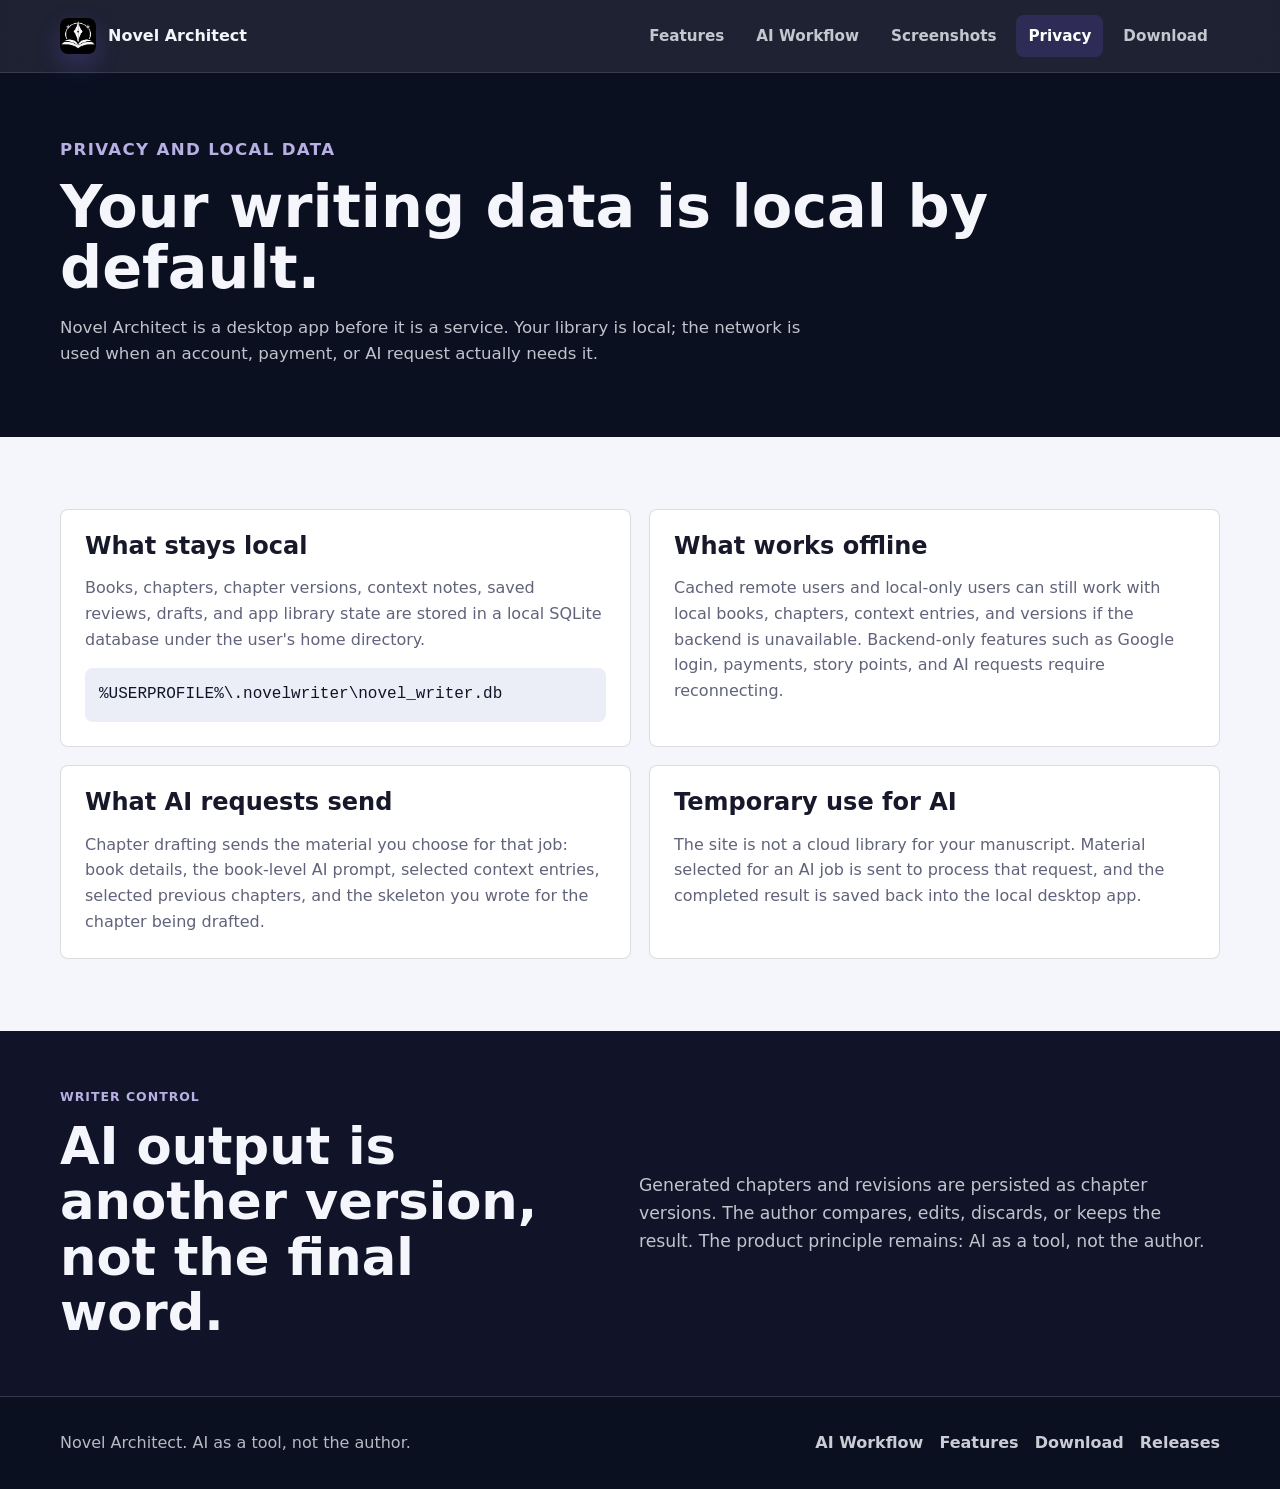
<file: privacy.html>
<!doctype html>
<html lang="en">
  <head>
    <meta charset="utf-8">
    <meta name="viewport" content="width=device-width, initial-scale=1">
    <title>Privacy & Local Data | Novel Architect</title>
    <meta
      name="description"
      content="Learn how Novel Architect stores writing data locally, supports offline access, and sends selected material only when an AI request needs it."
    >
    <link rel="icon" href="assets/icon_final_2.png">
    <link rel="stylesheet" href="assets/styles.css">
  </head>
  <body>
    <a class="skip-link" href="#main">Skip to content</a>
    <header class="site-header">
      <nav class="nav" aria-label="Main navigation">
        <a class="brand" href="index.html" aria-label="Novel Architect home">
          <img src="assets/icon_final_2.png" alt="" class="brand-mark">
          <span>Novel Architect</span>
        </a>
        <button class="nav-toggle" type="button" aria-expanded="false" aria-controls="site-menu">
          Menu
        </button>
        <div class="nav-links" id="site-menu">
          <a href="features.html">Features</a>
          <a href="ai-workflow.html">AI Workflow</a>
          <a href="screenshots.html">Screenshots</a>
          <a href="privacy.html" aria-current="page">Privacy</a>
          <a href="download.html">Download</a>
        </div>
      </nav>
    </header>

    <main id="main">
      <section class="page-hero">
        <div class="page-shell">
          <p class="eyebrow">Privacy and local data</p>
          <h1>Your writing data is local by default.</h1>
          <p>
            Novel Architect is a desktop app before it is a service. Your library is local; the
            network is used when an account, payment, or AI request actually needs it.
          </p>
        </div>
      </section>

      <section class="section section-light">
        <div class="page-shell privacy-layout">
          <article class="privacy-block">
            <h2>What stays local</h2>
            <p>
              Books, chapters, chapter versions, context notes, saved reviews, drafts, and app
              library state are stored in a local SQLite database under the user's home directory.
            </p>
            <code>%USERPROFILE%\.novelwriter\novel_writer.db</code>
          </article>
          <article class="privacy-block">
            <h2>What works offline</h2>
            <p>
              Cached remote users and local-only users can still work with local books, chapters,
              context entries, and versions if the backend is unavailable. Backend-only features
              such as Google login, payments, story points, and AI requests require reconnecting.
            </p>
          </article>
          <article class="privacy-block">
            <h2>What AI requests send</h2>
            <p>
              Chapter drafting sends the material you choose for that job: book details, the
              book-level AI prompt, selected context entries, selected previous chapters, and the
              skeleton you wrote for the chapter being drafted.
            </p>
          </article>
          <article class="privacy-block">
            <h2>Temporary use for AI</h2>
            <p>
              The site is not a cloud library for your manuscript. Material selected for an AI job
              is sent to process that request, and the completed result is saved back into the
              local desktop app.
            </p>
          </article>
        </div>
      </section>

      <section class="section section-dark compact">
        <div class="page-shell split-section">
          <div>
            <p class="eyebrow">Writer control</p>
            <h2>AI output is another version, not the final word.</h2>
          </div>
          <p class="section-copy">
            Generated chapters and revisions are persisted as chapter versions. The author compares,
            edits, discards, or keeps the result. The product principle remains: AI as a tool, not
            the author.
          </p>
        </div>
      </section>
    </main>

    <footer class="site-footer">
      <div class="page-shell footer-inner">
        <p>Novel Architect. AI as a tool, not the author.</p>
        <div>
          <a href="ai-workflow.html">AI Workflow</a>
          <a href="features.html">Features</a>
          <a href="download.html">Download</a>
          <a href="https://github.com/Larsvdx/novel-architect-releases/releases/latest">Releases</a>
        </div>
      </div>
    </footer>

    <script src="assets/script.js"></script>
  </body>
</html>
</file>
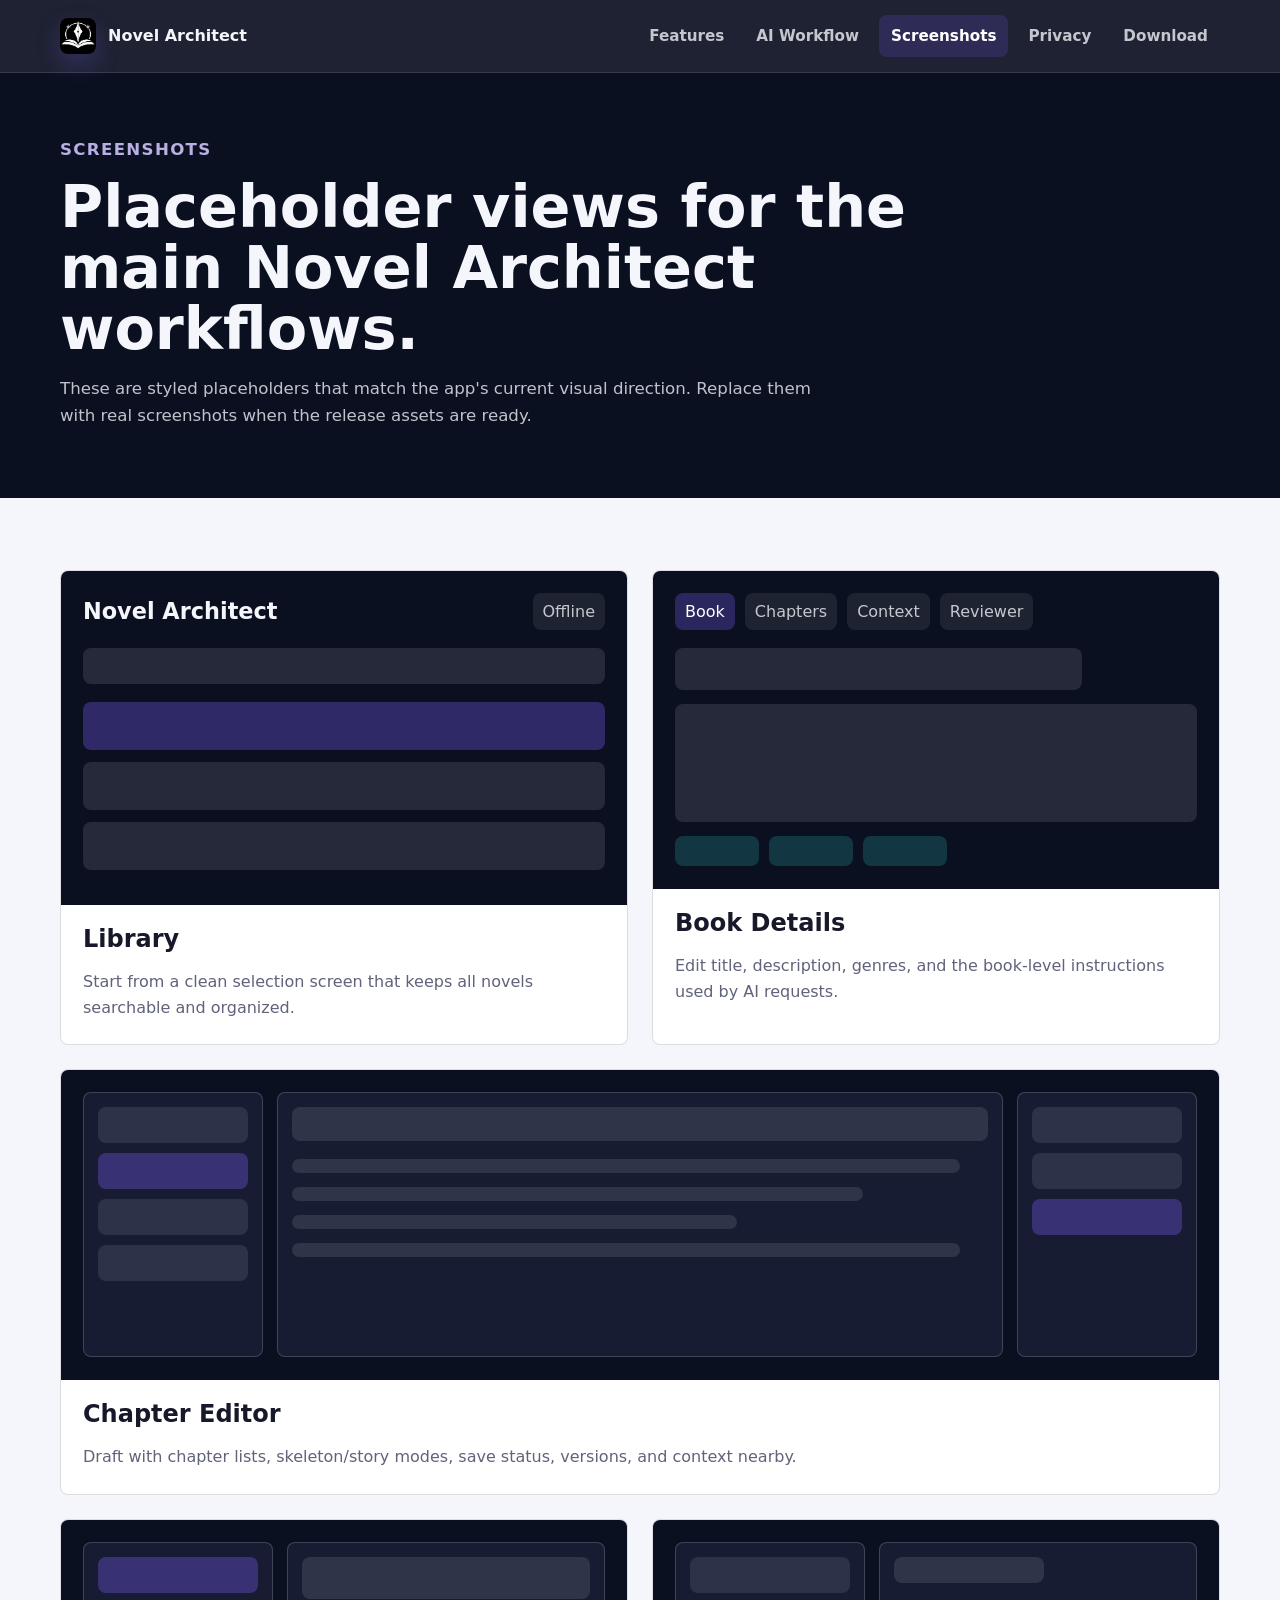
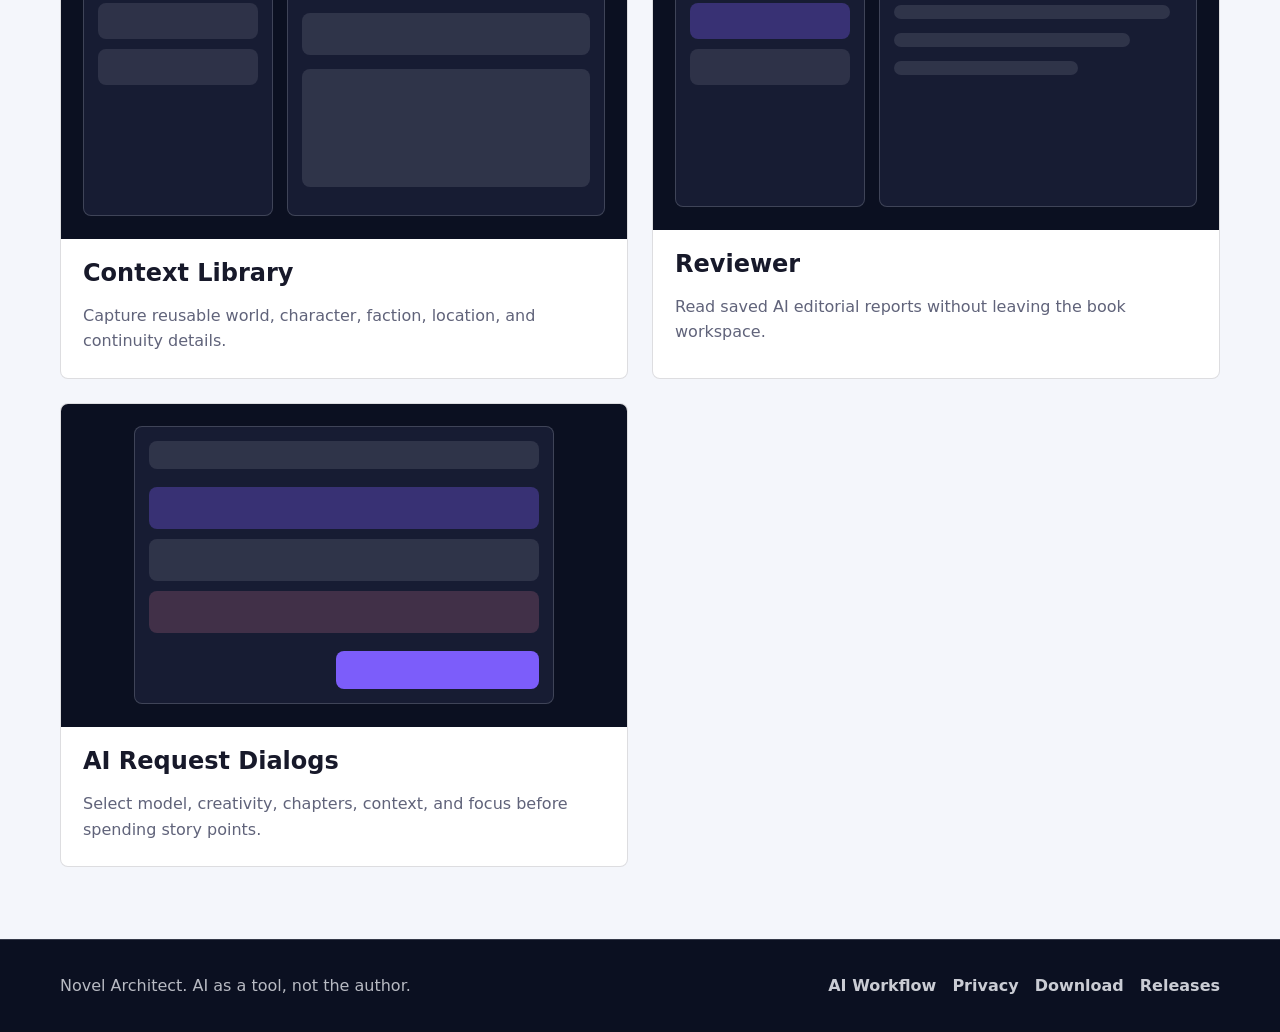
<file: screenshots.html>
<!doctype html>
<html lang="en">
  <head>
    <meta charset="utf-8">
    <meta name="viewport" content="width=device-width, initial-scale=1">
    <title>Screenshots | Novel Architect</title>
    <meta
      name="description"
      content="Preview Novel Architect screens for the library, book details, chapter editor, context library, reviewer, and AI request dialogs."
    >
    <link rel="icon" href="assets/icon_final_2.png">
    <link rel="stylesheet" href="assets/styles.css">
  </head>
  <body>
    <a class="skip-link" href="#main">Skip to content</a>
    <header class="site-header">
      <nav class="nav" aria-label="Main navigation">
        <a class="brand" href="index.html" aria-label="Novel Architect home">
          <img src="assets/icon_final_2.png" alt="" class="brand-mark">
          <span>Novel Architect</span>
        </a>
        <button class="nav-toggle" type="button" aria-expanded="false" aria-controls="site-menu">
          Menu
        </button>
        <div class="nav-links" id="site-menu">
          <a href="features.html">Features</a>
          <a href="ai-workflow.html">AI Workflow</a>
          <a href="screenshots.html" aria-current="page">Screenshots</a>
          <a href="privacy.html">Privacy</a>
          <a href="download.html">Download</a>
        </div>
      </nav>
    </header>

    <main id="main">
      <section class="page-hero">
        <div class="page-shell">
          <p class="eyebrow">Screenshots</p>
          <h1>Placeholder views for the main Novel Architect workflows.</h1>
          <p>
            These are styled placeholders that match the app's current visual direction. Replace
            them with real screenshots when the release assets are ready.
          </p>
        </div>
      </section>

      <section class="section section-light">
        <div class="page-shell screenshot-grid">
          <article class="screenshot-card">
            <div class="screenshot-placeholder library-view" role="img" aria-label="Library placeholder screenshot">
              <div class="placeholder-header">
                <span>Novel Architect</span>
                <span class="placeholder-chip">Offline</span>
              </div>
              <div class="placeholder-search"></div>
              <div class="book-row active"></div>
              <div class="book-row"></div>
              <div class="book-row"></div>
            </div>
            <h2>Library</h2>
            <p>Start from a clean selection screen that keeps all novels searchable and organized.</p>
          </article>

          <article class="screenshot-card">
            <div class="screenshot-placeholder book-view" role="img" aria-label="Book details placeholder screenshot">
              <div class="placeholder-tabs">
                <span class="active">Book</span>
                <span>Chapters</span>
                <span>Context</span>
                <span>Reviewer</span>
              </div>
              <div class="field wide"></div>
              <div class="field large"></div>
              <div class="tag-row">
                <span></span>
                <span></span>
                <span></span>
              </div>
            </div>
            <h2>Book Details</h2>
            <p>Edit title, description, genres, and the book-level instructions used by AI requests.</p>
          </article>

          <article class="screenshot-card wide-card">
            <div class="screenshot-placeholder chapter-view" role="img" aria-label="Chapter editor placeholder screenshot">
              <div class="mini-sidebar">
                <span></span>
                <span class="active"></span>
                <span></span>
                <span></span>
              </div>
              <div class="mini-editor">
                <div class="mini-toolbar"></div>
                <div class="prose-line long"></div>
                <div class="prose-line"></div>
                <div class="prose-line medium"></div>
                <div class="prose-line long"></div>
              </div>
              <div class="mini-sidebar right">
                <span></span>
                <span></span>
                <span class="active"></span>
              </div>
            </div>
            <h2>Chapter Editor</h2>
            <p>Draft with chapter lists, skeleton/story modes, save status, versions, and context nearby.</p>
          </article>

          <article class="screenshot-card">
            <div class="screenshot-placeholder context-view" role="img" aria-label="Context library placeholder screenshot">
              <div class="context-list">
                <span class="active"></span>
                <span></span>
                <span></span>
              </div>
              <div class="context-form">
                <div class="field"></div>
                <div class="field"></div>
                <div class="field large"></div>
              </div>
            </div>
            <h2>Context Library</h2>
            <p>Capture reusable world, character, faction, location, and continuity details.</p>
          </article>

          <article class="screenshot-card">
            <div class="screenshot-placeholder reviewer-view" role="img" aria-label="Reviewer placeholder screenshot">
              <div class="review-sidebar">
                <span class="button-line"></span>
                <span class="active"></span>
                <span></span>
              </div>
              <div class="review-report">
                <div class="report-title"></div>
                <div class="prose-line long"></div>
                <div class="prose-line"></div>
                <div class="prose-line medium"></div>
              </div>
            </div>
            <h2>Reviewer</h2>
            <p>Read saved AI editorial reports without leaving the book workspace.</p>
          </article>

          <article class="screenshot-card">
            <div class="screenshot-placeholder dialog-view" role="img" aria-label="AI request dialog placeholder screenshot">
              <div class="dialog-panel">
                <div class="report-title"></div>
                <div class="dialog-row selected"></div>
                <div class="dialog-row"></div>
                <div class="dialog-row muted"></div>
                <div class="dialog-actions"></div>
              </div>
            </div>
            <h2>AI Request Dialogs</h2>
            <p>Select model, creativity, chapters, context, and focus before spending story points.</p>
          </article>
        </div>
      </section>
    </main>

    <footer class="site-footer">
      <div class="page-shell footer-inner">
        <p>Novel Architect. AI as a tool, not the author.</p>
        <div>
          <a href="ai-workflow.html">AI Workflow</a>
          <a href="privacy.html">Privacy</a>
          <a href="download.html">Download</a>
          <a href="https://github.com/Larsvdx/novel-architect-releases/releases/latest">Releases</a>
        </div>
      </div>
    </footer>

    <script src="assets/script.js"></script>
  </body>
</html>
</file>
<file: assets/styles.css>
:root {
  --midnight: #0b1021;
  --deep-indigo: #111428;
  --panel: #171c33;
  --panel-elevated: #202744;
  --card: #1b203a;
  --search: #13182d;
  --soft-white: #f4f6fb;
  --paper: #ffffff;
  --ink: #17192a;
  --muted-ink: #60637a;
  --purple: #7c5dfa;
  --purple-strong: #6d4df3;
  --teal: #2ed3c6;
  --lavender: #b8b0e3;
  --rose: #ff89a8;
  --coral: #ff9f7c;
  --line-dark: rgba(244, 246, 251, 0.18);
  --line-light: rgba(17, 20, 40, 0.14);
  --shadow: 0 24px 70px rgba(8, 12, 28, 0.32);
  --radius-sm: 8px;
  --radius-md: 10px;
  --radius-lg: 14px;
  --shell: min(1160px, calc(100vw - 40px));
}

* {
  box-sizing: border-box;
}

html {
  scroll-behavior: smooth;
}

body {
  margin: 0;
  color: var(--ink);
  background: var(--soft-white);
  font-family:
    Inter, ui-sans-serif, system-ui, -apple-system, BlinkMacSystemFont, "Segoe UI", sans-serif;
  line-height: 1.6;
}

img {
  display: block;
  max-width: 100%;
}

a {
  color: inherit;
}

.skip-link {
  position: absolute;
  left: 16px;
  top: -80px;
  z-index: 100;
  padding: 10px 14px;
  color: var(--paper);
  background: var(--purple);
  border-radius: var(--radius-sm);
}

.skip-link:focus {
  top: 16px;
}

.site-header {
  position: sticky;
  top: 0;
  z-index: 50;
  border-bottom: 1px solid rgba(244, 246, 251, 0.12);
  background: rgba(11, 16, 33, 0.92);
  backdrop-filter: blur(16px);
}

.nav {
  width: var(--shell);
  min-height: 72px;
  margin: 0 auto;
  display: flex;
  align-items: center;
  justify-content: space-between;
  gap: 24px;
}

.brand {
  display: inline-flex;
  align-items: center;
  gap: 12px;
  color: var(--soft-white);
  text-decoration: none;
  font-weight: 800;
  letter-spacing: 0;
}

.brand-mark {
  width: 36px;
  height: 36px;
  border-radius: var(--radius-sm);
  box-shadow: 0 10px 24px rgba(124, 93, 250, 0.24);
}

.nav-links {
  display: flex;
  align-items: center;
  gap: 8px;
}

.nav-links a {
  padding: 9px 12px;
  color: rgba(244, 246, 251, 0.78);
  text-decoration: none;
  border-radius: var(--radius-sm);
  font-weight: 650;
  font-size: 0.95rem;
}

.nav-links a:hover,
.nav-links a:focus,
.nav-links a[aria-current="page"] {
  color: var(--paper);
  background: rgba(124, 93, 250, 0.18);
}

.nav-toggle {
  display: none;
  border: 1px solid var(--line-dark);
  border-radius: var(--radius-sm);
  padding: 8px 12px;
  color: var(--soft-white);
  background: var(--panel);
  font: inherit;
  font-weight: 700;
}

.page-shell {
  width: var(--shell);
  margin: 0 auto;
}

.hero {
  position: relative;
  min-height: 500px;
  overflow: hidden;
  color: var(--soft-white);
  background: var(--midnight);
}

.hero-stage {
  position: absolute;
  inset: 52px 0 auto;
  height: 400px;
  pointer-events: none;
  opacity: 0.72;
}

.hero-window {
  position: absolute;
  right: max(24px, calc((100vw - 1160px) / 2));
  top: 54px;
  width: min(760px, 62vw);
  transform: rotate(-1deg);
}

.hero-content {
  position: relative;
  z-index: 2;
  padding: 64px 0 52px;
}

.hero-content h1 {
  max-width: 760px;
  margin: 0;
  font-size: clamp(3rem, 7vw, 6.8rem);
  line-height: 0.95;
  letter-spacing: 0;
}

.slogan {
  max-width: 780px;
  margin: 26px 0 0;
  color: var(--teal);
  font-size: clamp(1.55rem, 4vw, 3.4rem);
  line-height: 1.05;
  font-weight: 850;
}

.hero-copy {
  max-width: 620px;
  margin: 28px 0 0;
  color: rgba(244, 246, 251, 0.84);
  font-size: 1.2rem;
}

.eyebrow {
  margin: 0 0 12px;
  color: var(--purple);
  font-size: 0.78rem;
  font-weight: 850;
  letter-spacing: 0.08em;
  text-transform: uppercase;
}

.section-dark .eyebrow,
.page-hero .eyebrow,
.hero .eyebrow {
  color: var(--lavender);
}

.hero-actions,
.release-actions {
  display: flex;
  flex-wrap: wrap;
  gap: 14px;
  margin-top: 34px;
}

.center-action {
  display: flex;
  justify-content: center;
  margin-top: 28px;
}

.button {
  display: inline-flex;
  align-items: center;
  justify-content: center;
  min-height: 46px;
  padding: 12px 18px;
  border-radius: var(--radius-sm);
  border: 1px solid transparent;
  text-decoration: none;
  font-weight: 800;
  line-height: 1.1;
}

.button-primary {
  color: var(--paper);
  background: var(--purple);
  box-shadow: 0 16px 34px rgba(124, 93, 250, 0.24);
}

.button-primary:hover,
.button-primary:focus {
  background: var(--purple-strong);
}

.button-secondary {
  color: var(--soft-white);
  border-color: var(--line-dark);
  background: rgba(244, 246, 251, 0.08);
}

.button-secondary:hover,
.button-secondary:focus {
  background: rgba(244, 246, 251, 0.14);
}

.button-dark {
  color: var(--paper);
  background: var(--deep-indigo);
}

.button-dark:hover,
.button-dark:focus {
  background: var(--panel-elevated);
}

.trust-row {
  display: flex;
  flex-wrap: wrap;
  gap: 10px;
  margin-top: 26px;
}

.trust-row span {
  display: inline-flex;
  padding: 7px 10px;
  color: rgba(244, 246, 251, 0.82);
  border: 1px solid var(--line-dark);
  border-radius: var(--radius-sm);
  background: rgba(27, 32, 58, 0.72);
  font-size: 0.88rem;
  font-weight: 700;
}

.section {
  padding: 72px 0;
}

.section.compact {
  padding: 56px 0;
}

.section-light {
  color: var(--ink);
  background: var(--soft-white);
}

.section-light.alt {
  background: #eceef7;
}

.section-dark {
  color: var(--soft-white);
  background: var(--deep-indigo);
}

.split-section,
.feature-band,
.cta-band,
.download-heading {
  display: grid;
  grid-template-columns: minmax(0, 0.9fr) minmax(300px, 1fr);
  gap: 56px;
  align-items: center;
}

.split-section h2,
.feature-band h2,
.section-heading h2,
.feature-row h2,
.info-panel h2,
.privacy-block h2,
.release-panel h2,
.screenshot-card h2,
.cta-band h2 {
  margin: 0;
  line-height: 1.08;
  letter-spacing: 0;
}

.split-section h2,
.feature-band h2,
.section-heading h2,
.cta-band h2 {
  font-size: clamp(2rem, 4vw, 3.3rem);
}

.section-copy {
  color: var(--muted-ink);
  font-size: 1.08rem;
}

.section-dark .section-copy {
  color: rgba(244, 246, 251, 0.78);
}

.text-link {
  display: inline-flex;
  margin-top: 8px;
  color: var(--purple-strong);
  font-weight: 850;
  text-decoration-thickness: 2px;
  text-underline-offset: 4px;
}

.section-heading {
  max-width: 780px;
  margin: 0 auto 38px;
  text-align: center;
}

.section-heading.left {
  max-width: 780px;
  margin-left: 0;
  text-align: left;
}

.section-heading p {
  color: var(--muted-ink);
}

.section-dark .section-heading p {
  color: rgba(244, 246, 251, 0.78);
}

.feature-grid {
  display: grid;
  gap: 18px;
}

.workflow-intro {
  display: grid;
  grid-template-columns: minmax(0, 0.72fr) minmax(300px, 1fr);
  gap: 52px;
  align-items: start;
}

.workflow-intro h2,
.workflow-step h2 {
  margin: 0;
  font-size: clamp(2rem, 4vw, 3.2rem);
  line-height: 1.08;
}

.workflow-intro p,
.workflow-copy > p {
  margin: 0;
  color: var(--muted-ink);
  font-size: 1.06rem;
}

.section-dark .workflow-copy > p {
  color: rgba(244, 246, 251, 0.78);
}

.workflow-stack {
  display: grid;
  gap: 64px;
}

.workflow-step {
  display: grid;
  grid-template-columns: minmax(0, 1fr) minmax(340px, 0.86fr);
  gap: 46px;
  align-items: center;
}

.workflow-step.reverse {
  direction: rtl;
}

.workflow-step.reverse > * {
  direction: ltr;
}

.workflow-copy {
  display: grid;
  gap: 18px;
}

.workflow-details {
  display: grid;
  gap: 12px;
  margin-top: 6px;
}

.workflow-details div {
  padding: 16px;
  border: 1px solid var(--line-dark);
  border-radius: var(--radius-sm);
  background: rgba(244, 246, 251, 0.06);
}

.workflow-details h3 {
  margin: 0 0 4px;
  color: var(--teal);
  font-size: 0.95rem;
}

.workflow-details p {
  margin: 0;
  color: rgba(244, 246, 251, 0.74);
}

.workflow-shot {
  min-height: 420px;
  padding: 22px;
  border: 1px solid var(--line-dark);
  border-radius: var(--radius-lg);
  background:
    linear-gradient(180deg, rgba(124, 93, 250, 0.12), rgba(46, 211, 198, 0.06)),
    var(--panel);
  box-shadow: var(--shadow);
}

.shot-title {
  margin-bottom: 18px;
  color: var(--soft-white);
  font-weight: 850;
  font-size: 1.2rem;
}

.shot-row {
  display: flex;
  justify-content: space-between;
  gap: 16px;
  margin-bottom: 12px;
  padding: 14px;
  border: 1px solid var(--line-dark);
  border-radius: var(--radius-sm);
  color: rgba(244, 246, 251, 0.78);
  background: rgba(244, 246, 251, 0.08);
}

.shot-row.selected {
  border-color: rgba(124, 93, 250, 0.54);
  background: rgba(124, 93, 250, 0.2);
}

.shot-row strong {
  color: var(--soft-white);
}

.shot-button {
  width: 44%;
  height: 42px;
  margin: 28px 0 0 auto;
  border-radius: var(--radius-sm);
  background: var(--purple);
}

.revision-shot,
.reviewer-shot {
  display: grid;
  grid-template-columns: 150px minmax(0, 1fr);
  gap: 16px;
}

.version-column,
.version-editor,
.review-list-preview,
.review-report-preview {
  padding: 14px;
  border: 1px solid var(--line-dark);
  border-radius: var(--radius-sm);
  background: rgba(11, 16, 33, 0.48);
}

.version-card,
.review-list-preview span {
  display: block;
  height: 46px;
  margin-bottom: 12px;
  border-radius: var(--radius-sm);
  background: rgba(244, 246, 251, 0.1);
}

.version-card {
  padding: 13px 12px;
  color: rgba(244, 246, 251, 0.76);
  font-size: 0.9rem;
  font-weight: 750;
}

.version-card.active,
.review-list-preview .active {
  background: rgba(124, 93, 250, 0.3);
}

.shot-line {
  width: 76%;
  height: 14px;
  margin-bottom: 16px;
  border-radius: var(--radius-sm);
  background: rgba(244, 246, 251, 0.13);
}

.shot-line.wide {
  width: 96%;
}

.shot-line.short {
  width: 48%;
}

.shot-line.title {
  width: 58%;
  height: 26px;
  margin-bottom: 28px;
}

.reviewer-shot {
  grid-template-columns: 130px minmax(0, 1fr);
}

.feature-grid.three {
  grid-template-columns: repeat(3, minmax(0, 1fr));
}

.feature-grid.two {
  grid-template-columns: repeat(2, minmax(0, 1fr));
}

.feature-card,
.info-panel,
.privacy-block,
.release-panel,
.screenshot-card {
  border: 1px solid var(--line-light);
  border-radius: var(--radius-sm);
  background: var(--paper);
}

.section-dark .feature-card {
  border-color: var(--line-dark);
  background: var(--card);
}

.feature-card,
.info-panel,
.privacy-block,
.release-panel {
  padding: 24px;
}

.feature-card h3,
.info-panel h2,
.privacy-block h2,
.release-panel h2,
.screenshot-card h2 {
  margin-top: 0;
}

.feature-card p,
.info-panel p,
.privacy-block p,
.release-panel p,
.screenshot-card p {
  margin-bottom: 0;
  color: var(--muted-ink);
}

.section-dark .feature-card p {
  color: rgba(244, 246, 251, 0.75);
}

.feature-number {
  display: inline-flex;
  margin-bottom: 42px;
  color: var(--teal);
  font-weight: 900;
}

.feature-band-copy p {
  color: var(--muted-ink);
}

.context-preview {
  display: grid;
  gap: 12px;
}

.context-row {
  padding: 18px;
  border: 1px solid var(--line-light);
  border-radius: var(--radius-sm);
  background: var(--paper);
}

.context-row.active {
  border-color: rgba(124, 93, 250, 0.42);
  background: rgba(124, 93, 250, 0.1);
}

.context-row.muted {
  background: #f8f7fc;
}

.context-row strong,
.context-row span {
  display: block;
}

.context-row span {
  margin-top: 4px;
  color: var(--muted-ink);
}

.page-hero {
  padding: 64px 0 52px;
  color: var(--soft-white);
  background: var(--midnight);
}

.page-hero h1 {
  max-width: 940px;
  margin: 0;
  font-size: clamp(2.15rem, 4.6vw, 4.35rem);
  line-height: 1.04;
  letter-spacing: 0;
}

.page-hero p {
  max-width: 760px;
  color: rgba(244, 246, 251, 0.78);
  font-size: 1.04rem;
}

.page-hero a:not(.button) {
  color: var(--teal);
  font-weight: 800;
}

.feature-list {
  display: grid;
  gap: 22px;
}

.feature-row {
  display: grid;
  grid-template-columns: minmax(220px, 0.62fr) minmax(0, 1fr);
  gap: 42px;
  padding-bottom: 24px;
  border-bottom: 1px solid var(--line-light);
}

.feature-row:last-child {
  padding-bottom: 0;
  border-bottom: 0;
}

.feature-row p {
  margin: 0;
  color: var(--muted-ink);
  font-size: 1.06rem;
}

.context-type-grid {
  display: grid;
  grid-template-columns: repeat(4, minmax(0, 1fr));
  gap: 12px;
  margin-top: 30px;
}

.context-type-grid span {
  padding: 14px 16px;
  border: 1px solid var(--line-light);
  border-radius: var(--radius-sm);
  background: var(--paper);
  font-weight: 800;
}

.privacy-layout,
.release-layout,
.install-grid {
  display: grid;
  grid-template-columns: repeat(2, minmax(0, 1fr));
  gap: 18px;
}

.privacy-block code {
  display: block;
  margin-top: 16px;
  padding: 14px;
  overflow-x: auto;
  color: var(--deep-indigo);
  background: #eceef7;
  border-radius: var(--radius-sm);
  font-family: ui-monospace, SFMono-Regular, Menlo, Consolas, monospace;
}

.download-heading {
  align-items: end;
}

.download-heading .button {
  justify-self: end;
}

.muted {
  color: var(--muted-ink);
}

.asset-list {
  display: grid;
  gap: 12px;
  margin-top: 18px;
}

.asset-link {
  display: grid;
  grid-template-columns: minmax(0, 1fr) auto;
  gap: 16px;
  align-items: center;
  padding: 18px;
  color: var(--ink);
  text-decoration: none;
  border: 1px solid var(--line-light);
  border-radius: var(--radius-sm);
  background: #f7f6fc;
}

.asset-link:hover,
.asset-link:focus {
  border-color: rgba(124, 93, 250, 0.5);
  background: rgba(124, 93, 250, 0.1);
}

.asset-link strong,
.asset-link span {
  display: block;
}

.asset-link strong {
  margin-bottom: 2px;
}

.asset-link span {
  color: var(--muted-ink);
  font-size: 0.9rem;
}

.recommended-badge {
  padding: 5px 8px;
  color: var(--deep-indigo);
  background: rgba(46, 211, 198, 0.26);
  border-radius: var(--radius-sm);
  font-size: 0.78rem;
  font-weight: 850;
}

.screenshot-grid {
  display: grid;
  grid-template-columns: repeat(2, minmax(0, 1fr));
  gap: 24px;
}

.screenshot-card {
  overflow: hidden;
}

.screenshot-card h2,
.screenshot-card p {
  padding: 0 22px;
}

.screenshot-card h2 {
  margin-top: 22px;
}

.screenshot-card p {
  padding-bottom: 24px;
}

.wide-card {
  grid-column: 1 / -1;
}

.screenshot-placeholder {
  min-height: 310px;
  padding: 22px;
  color: var(--soft-white);
  background: var(--midnight);
  border-bottom: 1px solid var(--line-light);
}

.placeholder-header,
.placeholder-tabs {
  display: flex;
  align-items: center;
  justify-content: space-between;
  gap: 10px;
  margin-bottom: 18px;
}

.placeholder-header span:first-child {
  font-size: 1.4rem;
  font-weight: 850;
}

.placeholder-chip,
.placeholder-tabs span {
  padding: 6px 10px;
  border-radius: var(--radius-sm);
  color: rgba(244, 246, 251, 0.78);
  background: rgba(244, 246, 251, 0.08);
}

.placeholder-tabs {
  justify-content: flex-start;
}

.placeholder-tabs .active {
  color: var(--paper);
  background: rgba(124, 93, 250, 0.28);
}

.placeholder-search,
.field,
.book-row,
.prose-line,
.mini-toolbar,
.review-sidebar span,
.dialog-row,
.dialog-actions,
.report-title {
  border-radius: var(--radius-sm);
  background: rgba(244, 246, 251, 0.11);
}

.placeholder-search {
  height: 36px;
  margin-bottom: 18px;
}

.book-row {
  height: 48px;
  margin-bottom: 12px;
}

.book-row.active,
.dialog-row.selected,
.mini-sidebar .active,
.context-list .active,
.review-sidebar .active {
  background: rgba(124, 93, 250, 0.32);
}

.field {
  height: 42px;
  margin-bottom: 14px;
}

.field.wide {
  width: 78%;
}

.field.large {
  height: 118px;
}

.tag-row {
  display: flex;
  gap: 10px;
}

.tag-row span {
  width: 84px;
  height: 30px;
  border-radius: var(--radius-sm);
  background: rgba(46, 211, 198, 0.2);
}

.chapter-view,
.context-view,
.reviewer-view {
  display: grid;
  gap: 14px;
}

.chapter-view {
  grid-template-columns: 180px minmax(0, 1fr) 180px;
}

.context-view,
.reviewer-view {
  grid-template-columns: 190px minmax(0, 1fr);
}

.mini-sidebar,
.mini-editor,
.context-list,
.context-form,
.review-sidebar,
.review-report,
.dialog-panel {
  padding: 14px;
  border: 1px solid var(--line-dark);
  border-radius: var(--radius-sm);
  background: var(--panel);
}

.mini-sidebar span,
.context-list span,
.review-sidebar span {
  display: block;
  height: 36px;
  margin-bottom: 10px;
  border-radius: var(--radius-sm);
  background: rgba(244, 246, 251, 0.1);
}

.mini-toolbar {
  height: 34px;
  margin-bottom: 18px;
}

.prose-line {
  width: 82%;
  height: 14px;
  margin-bottom: 14px;
}

.prose-line.long {
  width: 96%;
}

.prose-line.medium {
  width: 64%;
}

.review-report .report-title {
  width: 52%;
  height: 26px;
  margin-bottom: 22px;
}

.dialog-view {
  display: grid;
  place-items: center;
}

.dialog-panel {
  width: min(420px, 100%);
}

.dialog-panel .report-title {
  height: 28px;
  margin-bottom: 18px;
}

.dialog-row {
  height: 42px;
  margin-bottom: 10px;
}

.dialog-row.muted {
  background: rgba(255, 137, 168, 0.18);
}

.dialog-actions {
  width: 52%;
  height: 38px;
  margin: 18px 0 0 auto;
  background: var(--purple);
}

.mock-window {
  border: 1px solid var(--line-dark);
  border-radius: var(--radius-lg);
  background: var(--deep-indigo);
  box-shadow: var(--shadow);
  overflow: hidden;
}

.mock-titlebar {
  display: flex;
  gap: 8px;
  padding: 14px 16px;
  background: var(--panel);
}

.mock-titlebar span {
  width: 10px;
  height: 10px;
  border-radius: 999px;
  background: rgba(244, 246, 251, 0.32);
}

.mock-toolbar {
  display: flex;
  gap: 10px;
  padding: 16px;
  border-bottom: 1px solid var(--line-dark);
}

.mock-pill {
  width: 112px;
  height: 28px;
  border-radius: var(--radius-sm);
  background: rgba(244, 246, 251, 0.1);
}

.mock-pill.short {
  width: 72px;
}

.mock-pill.accent {
  background: rgba(124, 93, 250, 0.34);
}

.mock-layout {
  display: grid;
  grid-template-columns: 168px minmax(0, 1fr) 154px;
  gap: 14px;
  padding: 16px;
}

.mock-sidebar,
.mock-editor,
.mock-context {
  min-height: 380px;
  padding: 14px;
  border: 1px solid var(--line-dark);
  border-radius: var(--radius-sm);
  background: var(--panel);
}

.mock-label,
.mock-list,
.mock-context-card,
.mock-title-line,
.mock-subtitle-line,
.mock-status,
.mock-prose {
  border-radius: var(--radius-sm);
  background: rgba(244, 246, 251, 0.12);
}

.mock-label {
  width: 62%;
  height: 16px;
  margin-bottom: 16px;
}

.mock-list {
  height: 34px;
  margin-bottom: 10px;
}

.mock-list.active,
.mock-context-card.selected {
  background: rgba(124, 93, 250, 0.35);
}

.mock-editor-head {
  display: flex;
  align-items: start;
  justify-content: space-between;
  gap: 20px;
  margin-bottom: 28px;
}

.mock-title-line {
  width: 220px;
  height: 24px;
  margin-bottom: 10px;
}

.mock-subtitle-line {
  width: 160px;
  height: 14px;
}

.mock-status {
  width: 74px;
  height: 28px;
  background: rgba(46, 211, 198, 0.24);
}

.mock-prose {
  width: 86%;
  height: 13px;
  margin-bottom: 13px;
}

.mock-prose.long {
  width: 96%;
}

.mock-prose.medium {
  width: 70%;
}

.mock-context-card {
  height: 72px;
  margin-bottom: 12px;
}

.site-footer {
  color: rgba(244, 246, 251, 0.74);
  background: var(--midnight);
  border-top: 1px solid var(--line-dark);
}

.footer-inner {
  min-height: 92px;
  display: flex;
  align-items: center;
  justify-content: space-between;
  gap: 24px;
}

.footer-inner p {
  margin: 0;
}

.footer-inner div {
  display: flex;
  gap: 16px;
}

.footer-inner a {
  color: rgba(244, 246, 251, 0.82);
  text-decoration: none;
  font-weight: 700;
}

.footer-inner a:hover,
.footer-inner a:focus {
  color: var(--paper);
}

@media (max-width: 920px) {
  .nav {
    min-height: 64px;
  }

  .nav-toggle {
    display: inline-flex;
  }

  .nav-links {
    position: absolute;
    left: 20px;
    right: 20px;
    top: 72px;
    display: none;
    flex-direction: column;
    align-items: stretch;
    padding: 12px;
    border: 1px solid var(--line-dark);
    border-radius: var(--radius-sm);
    background: var(--panel);
  }

  .nav-links.is-open {
    display: flex;
  }

  .hero {
    min-height: 520px;
  }

  .hero-stage {
    inset: 88px 0 auto;
    height: 520px;
  }

  .hero-window {
    visibility: hidden;
  }

  .hero-content {
    padding-top: 78px;
  }

  .split-section,
  .feature-band,
  .cta-band,
  .download-heading,
  .workflow-intro,
  .workflow-step,
  .feature-row,
  .privacy-layout,
  .release-layout,
  .install-grid,
  .feature-grid.two,
  .feature-grid.three,
  .screenshot-grid {
    grid-template-columns: 1fr;
  }

  .download-heading .button {
    justify-self: start;
  }

  .context-type-grid {
    grid-template-columns: repeat(2, minmax(0, 1fr));
  }

  .chapter-view,
  .context-view,
  .reviewer-view {
    grid-template-columns: 1fr;
  }

  .workflow-step.reverse {
    direction: ltr;
  }

  .mini-sidebar.right {
    display: none;
  }
}

@media (max-width: 560px) {
  :root {
    --shell: min(100vw - 28px, 1160px);
  }

  .brand span {
    max-width: 170px;
    overflow: hidden;
    text-overflow: ellipsis;
    white-space: nowrap;
  }

  .hero-content h1 {
    font-size: clamp(2.55rem, 14vw, 4.4rem);
  }

  .hero-stage {
    display: none;
  }

  .hero {
    min-height: 0;
  }

  .hero::after {
    display: none;
  }

  .hero-content {
    padding: 64px 0 72px;
  }

  .page-hero h1 {
    font-size: clamp(2rem, 11vw, 3.35rem);
  }

  .section {
    padding: 54px 0;
  }

  .context-type-grid {
    grid-template-columns: 1fr;
  }

  .footer-inner {
    align-items: flex-start;
    flex-direction: column;
    padding: 28px 0;
  }

  .footer-inner div {
    flex-wrap: wrap;
  }

  .asset-link {
    grid-template-columns: 1fr;
  }
}
</file>
